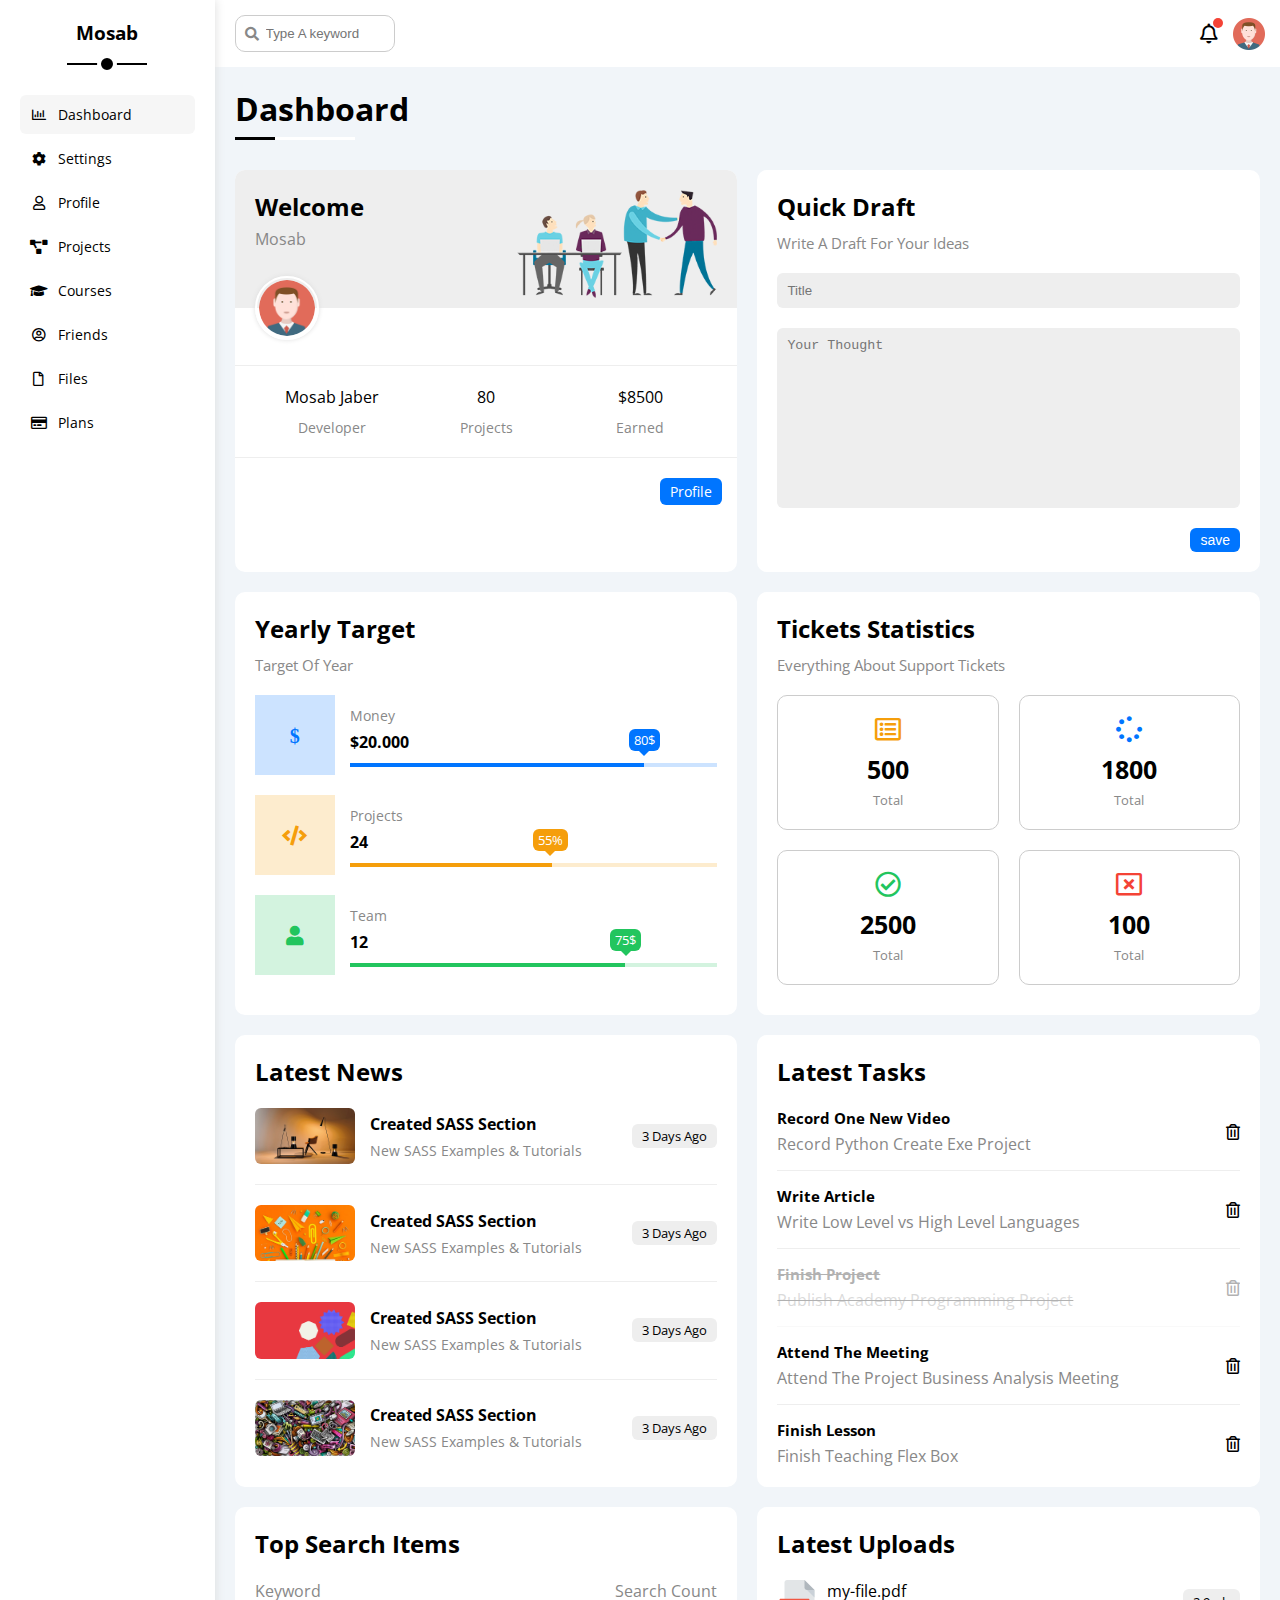
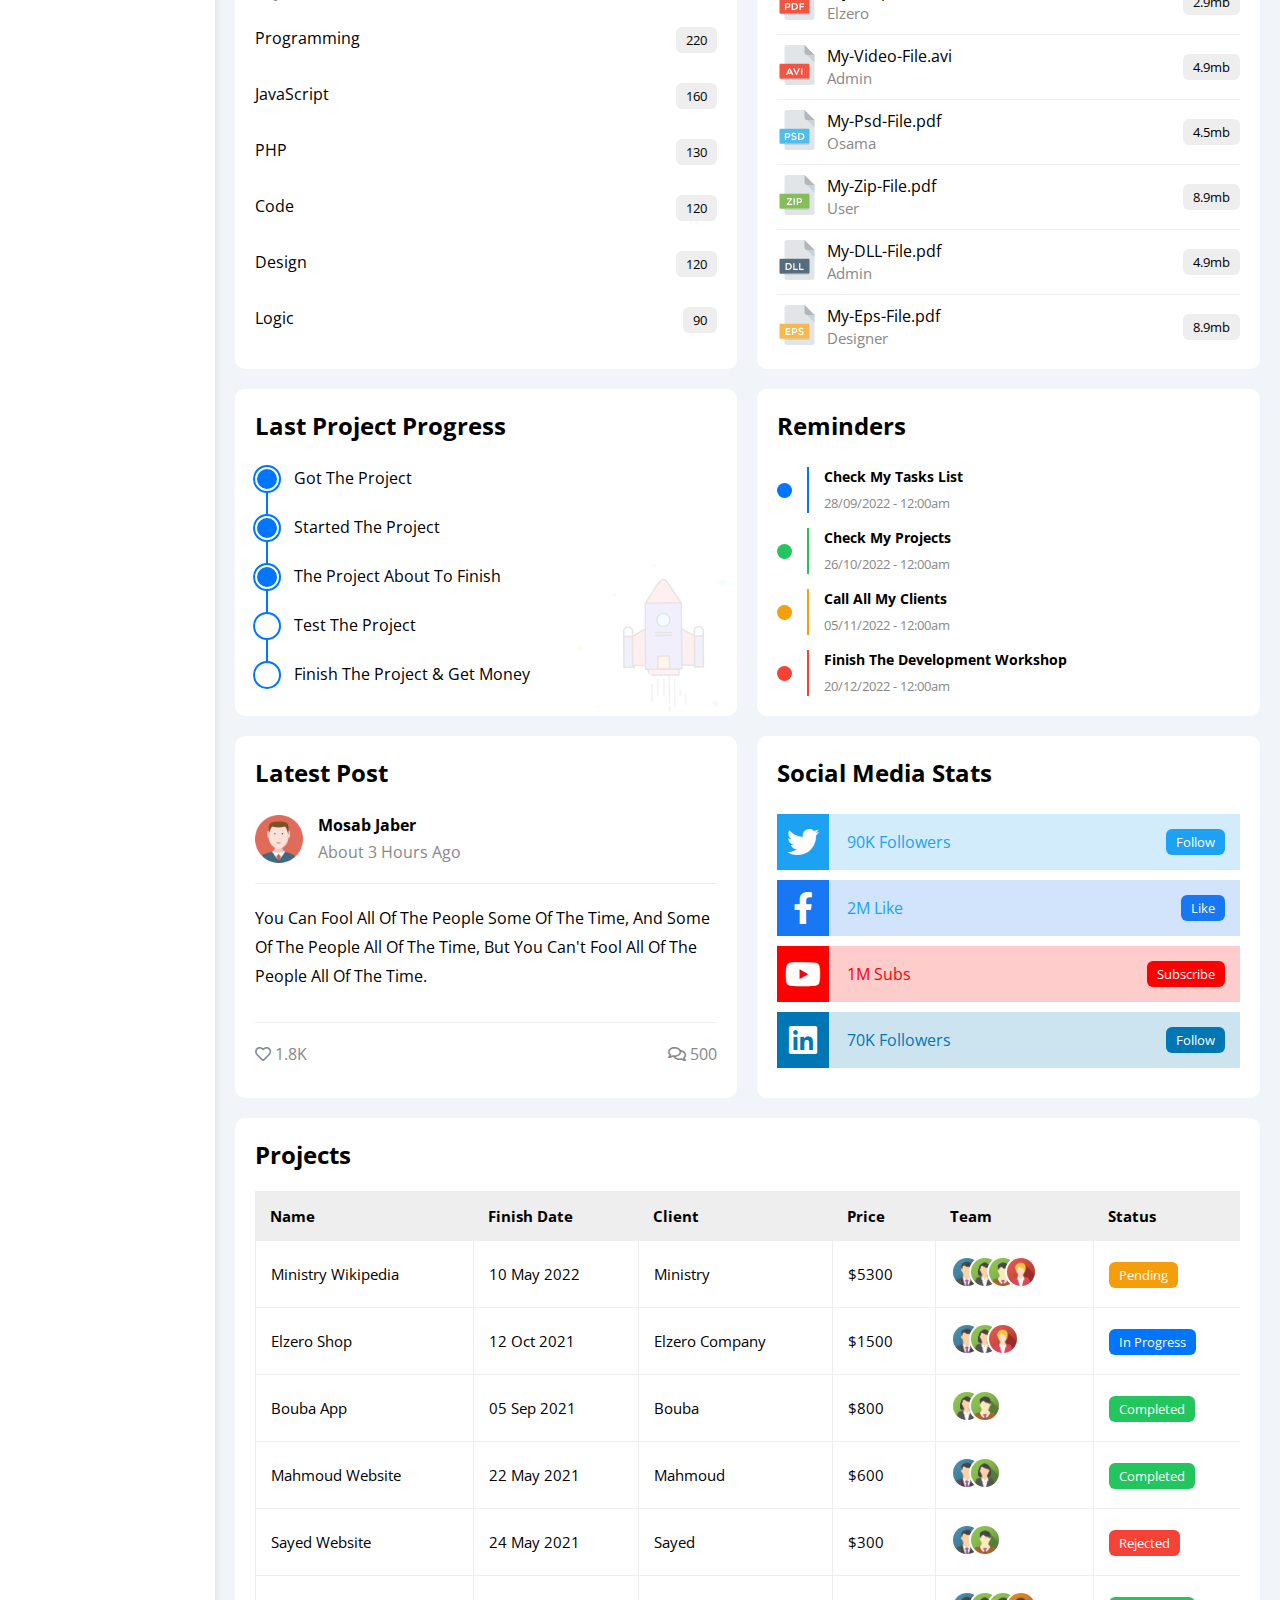
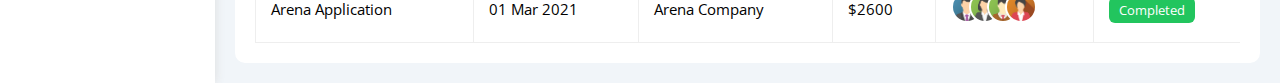
<file: index.html>
<!DOCTYPE html>
<html lang="en">
<head>
    <meta charset="UTF-8">
    <meta name="viewport" content="width=device-width, initial-scale=1.0">
      <!-- awesome -->
      <link rel="stylesheet" href="css/all.min.css">
    <!-- my framework -->
    <link rel="stylesheet" href="css/framework.css">
    <!-- css file -->
    <link rel="stylesheet" href="css/master.css">
    <link rel="preconnect" href="https://fonts.googleapis.com">
<link rel="preconnect" href="https://fonts.gstatic.com" crossorigin>
<link href="https://fonts.googleapis.com/css2?family=Open+Sans:wght@300;500&display=swap" rel="stylesheet">
    <title>My Dashboard</title>
</head>
<body>
<div class="page d-flex">
<!-- start sidebar -->
<div class="sidebar bg-white p-20 p-relative">
<h3 class="p-relative txt-c mt-0">Mosab</h3>
<ul>
<li>
<a class="active d-flex align-center-flex fs-14 c-black rad-6 p-10" href="index.html">
<i class="fa-regular fa-chart-bar fa-fw"></i>
<span>Dashboard</span>
</a>
</li>
<li>
<a class="d-flex align-center-flex fs-14 c-black rad-6 p-10" href="settings.html">
<i class="fa-solid fa-gear fa-fw"></i>
<span>Settings</span>
</a>
</li>
<li>
<a class="d-flex align-center-flex fs-14 c-black rad-6 p-10" href="profile.html">
<i class="fa-regular fa-user fa-fw"></i>
<span>Profile</span>
</a>
</li>
<li>
<a class="d-flex align-center-flex fs-14 c-black rad-6 p-10" href="projects.html">
<i class="fa-solid fa-diagram-project fa-fw"></i>
<span>Projects</span>
</a>
</li>
<li>
<a class="d-flex align-center-flex fs-14 c-black rad-6 p-10" href="courses.html">
<i class="fa-solid fa-graduation-cap fa-fw"></i>
<span>Courses</span>
</a>
</li>
<li>
<a class="d-flex align-center-flex fs-14 c-black rad-6 p-10" href="friends.html">
<i class="fa-regular fa-circle-user fa-fw"></i>
<span>Friends</span>
</a>
</li>
<li>
<a class="d-flex align-center-flex fs-14 c-black rad-6 p-10" href="files.html">
<i class="fa-regular fa-file fa-fw"></i>
<span>Files</span>
</a>
</li>
<li>
<a class="d-flex align-center-flex fs-14 c-black rad-6 p-10" href="plans.html">
<i class="fa-regular fa-credit-card fa-fw"></i>
<span>Plans</span>
</a>
</li>
</ul>
</div>
<!-- end sidebar -->
<div class="content w-full">
<!-- start head -->
<div class="head between-flex bg-white p-15">
<div class="search p-relative">
<input class="p-10 rad-10" type="search" placeholder="Type A keyword">
</div>
<div class="icons d-flex align-center-flex">
<span class="notification p-relative">
<i class="fa-regular fa-bell fa-lg"></i>
</span>
<img src="image/avatar.png" alt="">
</div>
</div>
<!-- end head -->
<h1 class="p-relative">Dashboard</h1>
<div class="wrapper d-grid gap-20">
<!-- start welcome -->
<div class="welcome bg-white rad-10 block-mobile txt-c-mobile">
<div class="intro p-20 d-flex space-between bg-eee">
<div>
    <h2 class="m-0">Welcome</h2>
    <p class="c-grey mt-5">Mosab</p>
</div>
<img src="image/welcome.png" class="hide-mobile">
</div>
<img src="image/avatar.png" class="avatar">
<div class="body txt-c d-flex p-20 mt-20 mb-20 block-mobile">
<div>Mosab Jaber <span class="d-block c-grey fs-14 mt-10">Developer</span></div>
<div>80 <span class="d-block c-grey fs-14 mt-10">Projects</span></div>
<div>$8500 <span class="d-block c-grey fs-14 mt-10">Earned</span></div>
</div>
<a href="profile.html" class="visit d-block fs-14 bg-blue c-white w-fit btn-shape">Profile</a>
</div>
<!-- end welcome -->
<!-- start Quick Draft-->
<div class="quick-draft p-20 bg-white rad-10">
<h2 class="mt-0 mb-10">Quick Draft</h2>
<p class="mt-0 mb-20 c-grey fs-15">Write A Draft For Your Ideas</p>
<form>
<input class="d-block mb-20 w-full p-10 b-none bg-eee rad-6" type="text" placeholder="Title">
<textarea class="d-block mb-20 w-full p-10 b-none bg-eee rad-6" placeholder="Your Thought"></textarea>
<input class="save d-block b-none fs-14 bg-blue c-white w-fit btn-shape" type="submit" value="save">
</form>
</div>
<!-- end Quick Draft-->
<!-- start targets -->
<div class="targets p-20 bg-white rad-10">
<h2  class="mt-0 mb-10"> Yearly Target</h2>
<p class="mt-0 mb-20 c-grey fs-15">Target Of Year</p>
<div class="target-row mb-20 d-flex align-center-flex blue">
<div class="icon center-flex">
<i class="fa-solid fa-dollar-sign fa-lg c-blue"></i>
</div>
<div class="details">
<span class="fs-14 c-grey">Money</span>
<span class="d-block mt-5 mb-10 fw-bold">$20.000</span>
<div class="progress p-relative">
<span class="bg-blue blue" style="width: 80%">
<span class="bg-blue">80$</span></span>
</div>
</div>
</div>

<div class="target-row mb-20 d-flex align-center-flex orange">
<div class="icon center-flex">
<i class="fa-solid fa-code fa-lg c-orange"></i>
</div>
<div class="details">
<span class="fs-14 c-grey">Projects</span>
<span class="d-block mt-5 mb-10 fw-bold">24</span>
<div class="progress p-relative">
<span class="bg-orange orange" style="width: 55%">
<span class="bg-orange">55%</span></span>
</div>
</div>
</div>

<div class="target-row mb-20 d-flex align-center-flex green">
<div class="icon center-flex">
<i class="fa-solid fa-user fa-lg c-green"></i>
</div>
<div class="details">
<span class="fs-14 c-grey">Team</span>
<span class="d-block mt-5 mb-10 fw-bold">12</span>
<div class="progress p-relative">
<span class="bg-green green" style="width: 75%">
<span class="bg-green">75$</span></span>
</div>
</div>
</div>
</div>
<!-- end targets -->
<!-- start Tickets Statistics -->
<div class="tickets">
    <div class="info">
        <h2 class="mt-0 mb-10">Tickets Statistics</h2>
        <p class="mt-0 mb-20 c-grey fs-15">Everything About Support Tickets </p>
    </div>
    <div class="big">
        <div class="box">
            <i class="fa-regular fa-rectangle-list fa-2x mb-10 c-orange"></i>
            <span class="d-block fw-bold fs-25 mb-5">500</span>
            <span class="c-grey">Total</span>
        </div>
        <div class="box">
            <i class="fa-solid fa-spinner fa-2x mb-10 c-blue"></i>
            <span class="d-block fw-bold fs-25 mb-5">1800</span>
            <span class="c-grey">Total</span>
        </div>
        <div class="box">
            <i class="fa-regular fa-circle-check fa-2x mb-10 c-green"></i>
            <span class="d-block fw-bold fs-25 mb-5">2500</span>
            <span class="c-grey">Total</span>
        </div>
        <div class="box">
            <i class="fa-regular fa-rectangle-xmark fa-2x mb-10 c-red"></i>
            <span class="d-block fw-bold fs-25 mb-5">100</span>
            <span class="c-grey">Total</span>
        </div>
    </div>
</div>
<!-- end Tickets Statistics -->
<!-- start Latest News -->
<div class="news">
    <h2>Latest News</h2>
    <div class="box">
        <img src="image/news-01.png">
        <div class="info">
            <h3>Created SASS Section</h3>
            <p>New SASS Examples & Tutorials</p>
        </div>
        <span>3 Days Ago</span>
    </div>
    <div class="box">
        <img src="image/news-02.png">
        <div class="info">
            <h3>Created SASS Section</h3>
            <p>New SASS Examples & Tutorials</p>
        </div>
        <span>3 Days Ago</span>
    </div>
    <div class="box">
        <img src="image/news-03.png">
        <div class="info">
            <h3>Created SASS Section</h3>
            <p>New SASS Examples & Tutorials</p>
        </div>
        <span>3 Days Ago</span>
    </div>
    <div class="box">
        <img src="image/news-04.png">
        <div class="info">
            <h3>Created SASS Section</h3>
            <p>New SASS Examples & Tutorials</p>
        </div>
        <span>3 Days Ago</span>
    </div>
</div>
<!-- end Latest News -->
<!-- start Latest Tasks -->
<div class="Tasks bg-white p-20 rad-10">
<h2 class="mt-0 mb-20">Latest Tasks</h2>
<div class="box">
<div class="info">
<h3 class="mt-0 mb-5 fs-15">Record One New Video</h3>
<p class="m-0 c-grey">Record Python Create Exe Project</p>
</div>
<i class="fa-regular fa-trash-can delete"></i>
</div>
<div class="box">
    <div class="info">
    <h3 class="mt-0 mb-5 fs-15">Write Article</h3>
    <p class="m-0 c-grey">Write Low Level vs High Level Languages</p>
</div>
    <i class="fa-regular fa-trash-can delete"></i>
</div>
<div class="box">
    <div class="info">
    <h3 class="mt-0 mb-5 fs-15">Finish Project</h3>
    <p class="m-0 c-grey">Publish Academy Programming Project</p>
</div>
    <i class="fa-regular fa-trash-can delete"></i>
</div>
<div class="box">
    <div class="info">
    <h3 class="mt-0 mb-5 fs-15">Attend The Meeting</h3>
    <p class="m-0 c-grey">Attend The Project Business Analysis Meeting</p>
</div>
    <i class="fa-regular fa-trash-can delete"></i>
</div>
<div class="box">
    <div class="info">
    <h3 class="mt-0 mb-5 fs-15">Finish Lesson</h3>
    <p class="m-0 c-grey">Finish Teaching Flex Box</p>
</div>
    <i class="fa-regular fa-trash-can delete"></i>
</div>
</div>
<!-- end Latest Tasks -->
<!-- start Search  -->
<div class="Search bg-white p-20 rad-10">
    <h2 class="mt-0 mb-20">Top Search Items</h2>
    <div class="items d-flex space-between c-grey mb-10">
        <div>Keyword</div>
        <div>Search Count</div>
    </div>
<div class="lang">
    <span>Programming </span>
    <span>220</span>
</div>
<div class="lang">
    <span>JavaScript </span>
    <span>160</span>
</div>
<div class="lang">
    <span>PHP </span>
    <span>130</span>
</div>
<div class="lang">
    <span>Code </span>
    <span>120</span>
</div>
<div class="lang">
    <span>Design </span>
    <span>120</span>
</div>
<div class="lang">
    <span>Logic </span>
    <span>90</span>
</div>
</div>
<!-- end Search  -->
<!-- start Uploads -->
<div class="latest-uploads p-20 bg-white rad-10">
<h2 class="mt-0 mb-20">Latest Uploads</h2>
<ul class="m-0">
<li class="between-flex pb-10 mb-10">
<div class="d-flex align-center">
<img decoding="async" class="mr-10" src="image/pdf.svg" alt="" />
<div>
<span class="d-block">my-file.pdf</span>
<span class="fs-15 c-grey">Elzero</span>
</div>
</div>
<div class="bg-eee btn-shape fs-13">2.9mb</div>
</li>
<li class="between-flex pb-10 mb-10">
<div class="d-flex align-center">
<img decoding="async" class="mr-10" src="image/avi.svg" alt="" />
<div>
<span class="d-block">My-Video-File.avi</span>
<span class="fs-15 c-grey">Admin</span>
</div>
</div>
<div class="bg-eee btn-shape fs-13">4.9mb</div>
</li>
<li class="between-flex pb-10 mb-10">
<div class="d-flex align-center">
<img decoding="async" class="mr-10" src="image/psd.svg" alt="" />
<div>
<span class="d-block">My-Psd-File.pdf</span>
<span class="fs-15 c-grey">Osama</span>
</div>
</div>
<div class="bg-eee btn-shape fs-13">4.5mb</div>
</li>
<li class="between-flex pb-10 mb-10">
<div class="d-flex align-center">
<img decoding="async" class="mr-10" src="image/zip.svg" alt="" />
<div>
<span class="d-block">My-Zip-File.pdf</span>
<span class="fs-15 c-grey">User</span>
</div>
</div>
<div class="bg-eee btn-shape fs-13">8.9mb</div>
</li>
<li class="between-flex pb-10 mb-10">
<div class="d-flex align-center">
<img decoding="async" class="mr-10" src="image/dll.svg" alt="" />
<div>
<span class="d-block">My-DLL-File.pdf</span>
<span class="fs-15 c-grey">Admin</span>
</div>
</div>
<div class="bg-eee btn-shape fs-13">4.9mb</div>
</li>
<li class="between-flex">
<div class="d-flex align-center">
<img decoding="async" class="mr-10" src="image/eps.svg" alt="" />
<div>
<span class="d-block">My-Eps-File.pdf</span>
<span class="fs-15 c-grey">Designer</span>
</div>
</div>
<div class="bg-eee btn-shape fs-13">8.9mb</div>
</li>
</ul>
</div>
<!-- end Uploads -->
<!-- start last-project -->
<div class="last-project p-20 bg-white rad-10 p-relative">
<h2 class="mt-0 mb-20">Last Project Progress</h2>
<ul class="m-0 p-relative">
<li class="mt-25 d-flex align-center done">Got The Project</li>
<li class="mt-25 d-flex align-center done">Started The Project</li>
<li class="mt-25 d-flex align-center done">The Project About To Finish</li>
<li class="mt-25 d-flex align-center current">Test The Project</li>
<li class="mt-25 d-flex align-center">Finish The Project & Get Money</li>
</ul>
<img decoding="async" class="launch-icon hide-mobile" src="image/project.png" alt="" />
</div>
<!-- end last-project -->
<!-- start Reminders -->
<div class="reminders p-20 bg-white rad-10 p-relative">
<h2 class="mt-0 mb-25">Reminders</h2>
<ul class="m-0">
<li class="d-flex align-center-flex mt-15">
<span class="key bg-blue mr-15 d-block rad-half"></span>
<div class="pl-15 blue">
<p class="fs-14 fw-bold mt-0 mb-5">Check My Tasks List</p>
<span class="fs-13 c-grey">28/09/2022 - 12:00am</span>
</div>
</li>
<li class="d-flex align-center-flex mt-15">
<span class="key bg-green mr-15 d-block rad-half"></span>
<div class="pl-15 green">
<p class="fs-14 fw-bold mt-0 mb-5">Check My Projects</p>
<span class="fs-13 c-grey">26/10/2022 - 12:00am</span>
</div>
</li>
<li class="d-flex align-center-flex mt-15">
<span class="key bg-orange mr-15 d-block rad-half"></span>
<div class="pl-15 orange">
<p class="fs-14 fw-bold mt-0 mb-5">Call All My Clients</p>
<span class="fs-13 c-grey">05/11/2022 - 12:00am</span>
</div>
</li>
<li class="d-flex align-center-flex mt-15">
<span class="key bg-red mr-15 d-block rad-half"></span>
<div class="pl-15 red">
<p class="fs-14 fw-bold mt-0 mb-5">Finish The Development Workshop</p>
<span class="fs-13 c-grey">20/12/2022 - 12:00am</span>
</div>
</li>
</ul>
</div>
<!-- end Reminders -->
<!-- start Latest Post -->
<div class="latest-post p-20 bg-white rad-10 p-relative">
<h2 class="mt-0 mb-25">Latest Post</h2>
<div class="top d-flex align-center-flex">
<img decoding="async" class="avatar mr-15" src="image/avatar.png" alt="" />
<div class="info">
<span class="d-block mb-5 fw-bold">Mosab Jaber</span>
<span class="c-grey">About 3 Hours Ago</span>
</div>
</div>
<div class="post-content txt-c-mobile pt-20 pb-20 mt-20 mb-20">
You can fool all of the people some of the time, and some of the people all of the time, but you can't
fool all of the people all of the time.
</div>
<div class="post-stats between-flex c-grey">
<div>
<i class="fa-regular fa-heart"></i>
<span>1.8K</span>
</div>
<div>
<i class="fa-regular fa-comments"></i>
<span>500</span>
</div>
</div>
</div>
<!-- end Latest Post -->
<!-- start Social Media -->
<div class="social-media p-20 bg-white rad-10 p-relative">
<h2 class="mt-0 mb-25">Social Media Stats</h2>
<div class="box twitter p-15 p-relative mb-10 between-flex">
<i class="fa-brands fa-twitter fa-2x c-white h-full center-flex"></i>
<span>90K Followers</span>
<a class="fs-13 c-white btn-shape" href="#">Follow</a>
</div>

<div class="box facebook p-15 p-relative mb-10 between-flex">
<i class="fa-brands fa-facebook-f fa-2x c-white h-full center-flex"></i>
<span>2M Like</span>
<a class="fs-13 c-white btn-shape" href="#">Like</a>
</div>
<div class="box youtube p-15 p-relative mb-10 between-flex">
<i class="fa-brands fa-youtube fa-2x c-white h-full center-flex"></i>
<span>1M Subs</span>
<a class="fs-13 c-white btn-shape" href="#">Subscribe</a>
</div>
<div class="box linkedin p-15 p-relative mb-10 between-flex">
<i class="fa-brands fa-linkedin fa-2x c-white h-full center-flex"></i>
<span>70K Followers</span>
<a class="fs-13 c-white btn-shape" href="#">Follow</a>
</div>
</div>
<!-- end Social Media -->
</div>
<!-- Start Projects Table -->
<div class="projects p-20 bg-white rad-10 m-20">
    <h2 class="mt-0 mb-20">Projects</h2>
    <div class="responsive-table">
    <table class="fs-15 w-full">
    <thead>
    <tr>
    <td>Name</td>
    <td>Finish Date</td>
    <td>Client</td>
    <td>Price</td>
    <td>Team</td>
    <td>Status</td>
    </tr>
    </thead>
    <tbody>
    <tr>
    <td>Ministry Wikipedia</td>
    <td>10 May 2022</td>
    <td>Ministry</td>
    <td>$5300</td>
    <td>
    <img decoding="async" src="image/team-01.png" alt="" />
    <img decoding="async" src="image/team-02.png" alt="" />
    <img decoding="async" src="image/team-03.png" alt="" />
    <img decoding="async" src="image/team-05.png" alt="" />
    </td>
    <td>
    <span class="label btn-shape bg-orange c-white">Pending</span>
    </td>
    </tr>
    <tr>
    <td>Elzero Shop</td>
    <td>12 Oct 2021</td>
    <td>Elzero Company</td>
    <td>$1500</td>
    <td>
    <img decoding="async" src="image/team-01.png" alt="" />
    <img decoding="async" src="image/team-02.png" alt="" />
    <img decoding="async" src="image/team-05.png" alt="" />
    </td>
    <td><span class="label btn-shape bg-blue c-white">In Progress</span></td>
    </tr>
    <tr>
    <td>Bouba App</td>
    <td>05 Sep 2021</td>
    <td>Bouba</td>
    <td>$800</td>
    <td>
    <img decoding="async" src="image/team-02.png" alt="" />
    <img decoding="async" src="image/team-03.png" alt="" />
    </td>
    <td><span class="label btn-shape bg-green c-white">Completed</span></td>
    </tr>
    <tr>
    <td>Mahmoud Website</td>
    <td>22 May 2021</td>
    <td>Mahmoud</td>
    <td>$600</td>
    <td>
    <img decoding="async" src="image/team-01.png" alt="" />
    <img decoding="async" src="image/team-02.png" alt="" />
    </td>
    <td><span class="label btn-shape bg-green c-white">Completed</span></td>
    </tr>
    <tr>
    <td>Sayed Website</td>
    <td>24 May 2021</td>
    <td>Sayed</td>
    <td>$300</td>
    <td>
    <img decoding="async" src="image/team-01.png" alt="" />
    <img decoding="async" src="image/team-03.png" alt="" />
    </td>
    <td><span class="label btn-shape bg-red c-white">Rejected</span></td>
    </tr>
    <tr>
    <td>Arena Application</td>
    <td>01 Mar 2021</td>
    <td>Arena Company</td>
    <td>$2600</td>
    <td>
    <img decoding="async" src="image/team-01.png" alt="" />
    <img decoding="async" src="image/team-02.png" alt="" />
    <img decoding="async" src="image/team-03.png" alt="" />
    <img decoding="async" src="image/team-04.png" alt="" />
    </td>
    <td><span class="label btn-shape bg-green c-white">Completed</span></td>
    </tr>
    </tbody>
    </table>
    </div>
    </div>
    <!-- end Projects Table -->
</div>
</div>
</body>
</html>
</file>
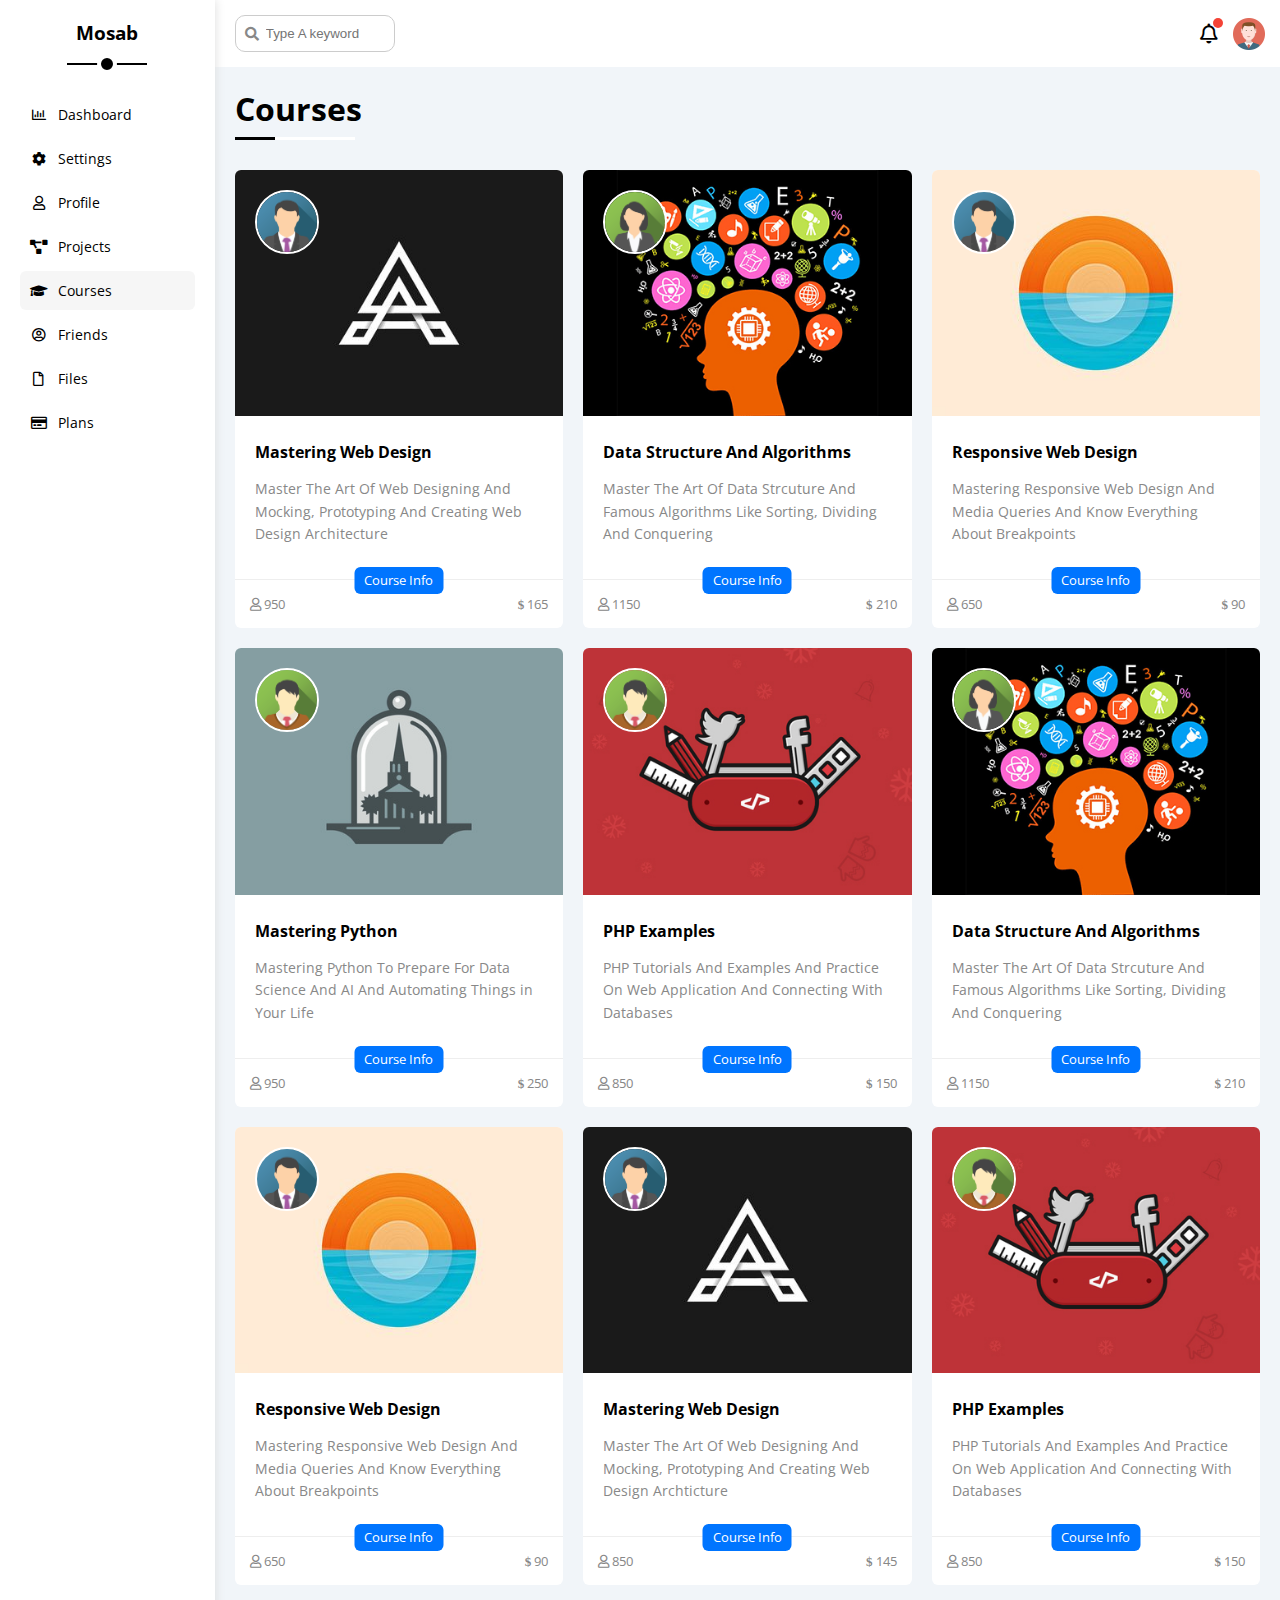
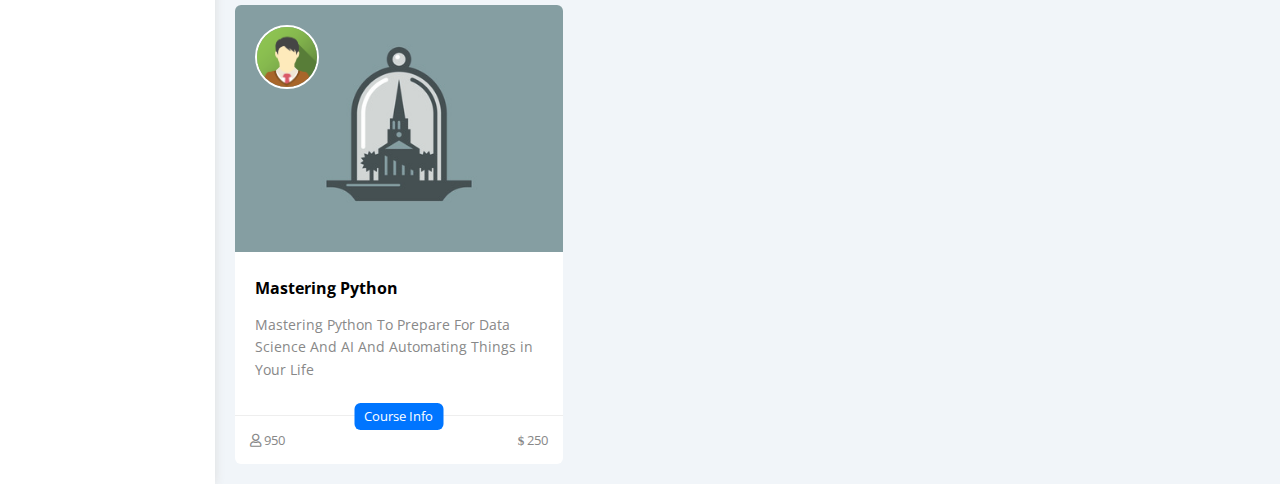
<file: courses.html>
<!DOCTYPE html>
<html lang="en">
<head>
    <meta charset="UTF-8">
    <meta name="viewport" content="width=device-width, initial-scale=1.0">
      <!-- awesome -->
      <link rel="stylesheet" href="css/all.min.css">
    <!-- my framework -->
    <link rel="stylesheet" href="css/framework.css">
    <!-- css file -->
    <link rel="stylesheet" href="css/master.css">
    <link rel="preconnect" href="https://fonts.googleapis.com">
<link rel="preconnect" href="https://fonts.gstatic.com" crossorigin>
<link href="https://fonts.googleapis.com/css2?family=Open+Sans:wght@300;500&display=swap" rel="stylesheet">
    <title>courses</title>
</head>
<body>
<div class="page d-flex">
<!-- start sidebar -->
<div class="sidebar bg-white p-20 p-relative">
<h3 class="p-relative txt-c mt-0">Mosab</h3>
<ul>
<li>
<a class="d-flex align-center-flex fs-14 c-black rad-6 p-10" href="index.html">
<i class="fa-regular fa-chart-bar fa-fw"></i>
<span>Dashboard</span>
</a>
</li>
<li>
<a class="d-flex align-center-flex fs-14 c-black rad-6 p-10" href="settings.html">
<i class="fa-solid fa-gear fa-fw"></i>
<span>Settings</span>
</a>
</li>
<li>
<a class="d-flex align-center-flex fs-14 c-black rad-6 p-10" href="profile.html">
<i class="fa-regular fa-user fa-fw"></i>
<span>Profile</span>
</a>
</li>
<li>
<a class="d-flex align-center-flex fs-14 c-black rad-6 p-10" href="projects.html">
<i class="fa-solid fa-diagram-project fa-fw"></i>
<span>Projects</span>
</a>
</li>
<li>
<a class="active active d-flex align-center-flex fs-14 c-black rad-6 p-10" href="courses.html">
<i class="fa-solid fa-graduation-cap fa-fw"></i>
<span>Courses</span>
</a>
</li>
<li>
<a class="d-flex align-center-flex fs-14 c-black rad-6 p-10" href="friends.html">
<i class="fa-regular fa-circle-user fa-fw"></i>
<span>Friends</span>
</a>
</li>
<li>
<a class="d-flex align-center-flex fs-14 c-black rad-6 p-10" href="files.html">
<i class="fa-regular fa-file fa-fw"></i>
<span>Files</span>
</a>
</li>
<li>
<a class="d-flex align-center-flex fs-14 c-black rad-6 p-10" href="plans.html">
<i class="fa-regular fa-credit-card fa-fw"></i>
<span>Plans</span>
</a>
</li>
</ul>
</div>
<!-- end sidebar -->
<div class="content w-full">
<!-- start head -->
<div class="head between-flex bg-white p-15">
<div class="search p-relative">
<input class="p-10 rad-10" type="search" placeholder="Type A keyword">
</div>
<div class="icons d-flex align-center-flex">
<span class="notification p-relative">
<i class="fa-regular fa-bell fa-lg"></i>
</span>
<img src="image/avatar.png" alt="">
</div>
</div>
<!-- end head -->
<h1 class="p-relative">Courses</h1>
<div class="courses-page d-grid m-20 gap-20">
  <div class="course bg-white rad-6 p-relative">
    <img decoding="async" class="cover" src="image/course-01.jpg" alt="" />
    <img decoding="async" class="instructor" src="image/team-01.png" alt="" />
    <div class="p-20">
      <h4 class="m-0">Mastering Web Design</h4>
      <p class="description c-grey mt-15 fs-14">
        Master The Art Of Web Designing And Mocking, Prototyping And Creating Web Design Architecture
      </p>
    </div>
    <div class="info p-15 p-relative between-flex">
      <span class="title bg-blue c-white btn-shape">Course Info</span>
      <span class="c-grey">
        <i class="fa-regular fa-user"></i>
        950
      </span>
      <span class="c-grey">
        <i class="fa-solid fa-dollar-sign"></i>
        165
      </span>
    </div>
  </div>
  <div class="course bg-white rad-6 p-relative">
    <img decoding="async" class="cover" src="image/course-02.jpg" alt="" />
    <img decoding="async" class="instructor" src="image/team-02.png" alt="" />
    <div class="p-20">
      <h4 class="m-0">Data Structure And Algorithms</h4>
      <p class="description c-grey mt-15 fs-14">
        Master The Art Of Data Strcuture And Famous Algorithms Like Sorting, Dividing And Conquering
      </p>
    </div>
    <div class="info p-15 p-relative between-flex">
      <span class="title bg-blue c-white btn-shape">Course Info</span>
      <span class="c-grey"> <i class="fa-regular fa-user"></i> 1150</span>
      <span class="c-grey"><i class="fa-solid fa-dollar-sign"></i> 210</span>
    </div>
  </div>
  <div class="course bg-white rad-6 p-relative">
    <img decoding="async" class="cover" src="image/course-03.jpg" alt="" />
    <img decoding="async" class="instructor" src="image/team-01.png" alt="" />
    <div class="p-20">
      <h4 class="m-0">Responsive Web Design</h4>
      <p class="description c-grey mt-15 fs-14">
        Mastering Responsive Web Design And Media Queries And Know Everything About Breakpoints
      </p>
    </div>
    <div class="info p-15 p-relative between-flex">
      <span class="title bg-blue c-white btn-shape">Course Info</span>
      <span class="c-grey"> <i class="fa-regular fa-user"></i> 650</span>
      <span class="c-grey"><i class="fa-solid fa-dollar-sign"></i> 90</span>
    </div>
  </div>
  <div class="course bg-white rad-6 p-relative">
    <img decoding="async" class="cover" src="image/course-04.jpg" alt="" />
    <img decoding="async" class="instructor" src="image/team-03.png" alt="" />
    <div class="p-20">
      <h4 class="m-0">Mastering Python</h4>
      <p class="description c-grey mt-15 fs-14">
        Mastering Python To Prepare For Data Science And AI And Automating Things in Your Life
      </p>
    </div>
    <div class="info p-15 p-relative between-flex">
      <span class="title bg-blue c-white btn-shape">Course Info</span>
      <span class="c-grey"> <i class="fa-regular fa-user"></i> 950</span>
      <span class="c-grey"><i class="fa-solid fa-dollar-sign"></i> 250</span>
    </div>
  </div>
  <div class="course bg-white rad-6 p-relative">
    <img decoding="async" class="cover" src="image/course-05.jpg" alt="" />
    <img decoding="async" class="instructor" src="image/team-03.png" alt="" />
    <div class="p-20">
      <h4 class="m-0">PHP Examples</h4>
      <p class="description c-grey mt-15 fs-14">
        PHP Tutorials And Examples And Practice On Web Application And Connecting With Databases
      </p>
    </div>
    <div class="info p-15 p-relative between-flex">
      <span class="title bg-blue c-white btn-shape">Course Info</span>
      <span class="c-grey"> <i class="fa-regular fa-user"></i> 850</span>
      <span class="c-grey"><i class="fa-solid fa-dollar-sign"></i> 150</span>
    </div>
  </div>
  <div class="course bg-white rad-6 p-relative">
    <img decoding="async" class="cover" src="image/course-02.jpg" alt="" />
    <img decoding="async" class="instructor" src="image/team-02.png" alt="" />
    <div class="p-20">
      <h4 class="m-0">Data Structure And Algorithms</h4>
      <p class="description c-grey mt-15 fs-14">
        Master The Art Of Data Strcuture And Famous Algorithms Like Sorting, Dividing And Conquering
      </p>
    </div>
    <div class="info p-15 p-relative between-flex">
      <span class="title bg-blue c-white btn-shape">Course Info</span>
      <span class="c-grey"> <i class="fa-regular fa-user"></i> 1150</span>
      <span class="c-grey"><i class="fa-solid fa-dollar-sign"></i> 210</span>
    </div>
  </div>
  <div class="course bg-white rad-6 p-relative">
    <img decoding="async" class="cover" src="image/course-03.jpg" alt="" />
    <img decoding="async" class="instructor" src="image/team-01.png" alt="" />
    <div class="p-20">
      <h4 class="m-0">Responsive Web Design</h4>
      <p class="description c-grey mt-15 fs-14">
        Mastering Responsive Web Design And Media Queries And Know Everything About Breakpoints
      </p>
    </div>
    <div class="info p-15 p-relative between-flex">
      <span class="title bg-blue c-white btn-shape">Course Info</span>
      <span class="c-grey"> <i class="fa-regular fa-user"></i> 650</span>
      <span class="c-grey"><i class="fa-solid fa-dollar-sign"></i> 90</span>
    </div>
  </div>
  <div class="course bg-white rad-6 p-relative">
    <img decoding="async" class="cover" src="image/course-01.jpg" alt="" />
    <img decoding="async" class="instructor" src="image/team-01.png" alt="" />
    <div class="p-20">
      <h4 class="m-0">Mastering Web Design</h4>
      <p class="description c-grey mt-15 fs-14">
        Master The Art Of Web Designing And Mocking, Prototyping And Creating Web Design Archticture
      </p>
    </div>
    <div class="info p-15 p-relative between-flex">
      <span class="title bg-blue c-white btn-shape">Course Info</span>
      <span class="c-grey"> <i class="fa-regular fa-user"></i> 850</span>
      <span class="c-grey"><i class="fa-solid fa-dollar-sign"></i> 145</span>
    </div>
  </div>
  <div class="course bg-white rad-6 p-relative">
    <img decoding="async" class="cover" src="image/course-05.jpg" alt="" />
    <img decoding="async" class="instructor" src="image/team-03.png" alt="" />
    <div class="p-20">
      <h4 class="m-0">PHP Examples</h4>
      <p class="description c-grey mt-15 fs-14">
        PHP Tutorials And Examples And Practice On Web Application And Connecting With Databases
      </p>
    </div>
    <div class="info p-15 p-relative between-flex">
      <span class="title bg-blue c-white btn-shape">Course Info</span>
      <span class="c-grey"> <i class="fa-regular fa-user"></i> 850</span>
      <span class="c-grey"><i class="fa-solid fa-dollar-sign"></i> 150</span>
    </div>
  </div>
  <div class="course bg-white rad-6 p-relative">
    <img decoding="async" class="cover" src="image/course-04.jpg" alt="" />
    <img decoding="async" class="instructor" src="image/team-03.png" alt="" />
    <div class="p-20">
      <h4 class="m-0">Mastering Python</h4>
      <p class="description c-grey mt-15 fs-14">
        Mastering Python To Prepare For Data Science And AI And Automating Things in Your Life
      </p>
    </div>
    <div class="info p-15 p-relative between-flex">
      <span class="title bg-blue c-white btn-shape">Course Info</span>
      <span class="c-grey"> <i class="fa-regular fa-user"></i> 950</span>
      <span class="c-grey"><i class="fa-solid fa-dollar-sign"></i> 250</span>
    </div>
  </div>

</div>
</div>
</div>
</body>
</html>
</file>
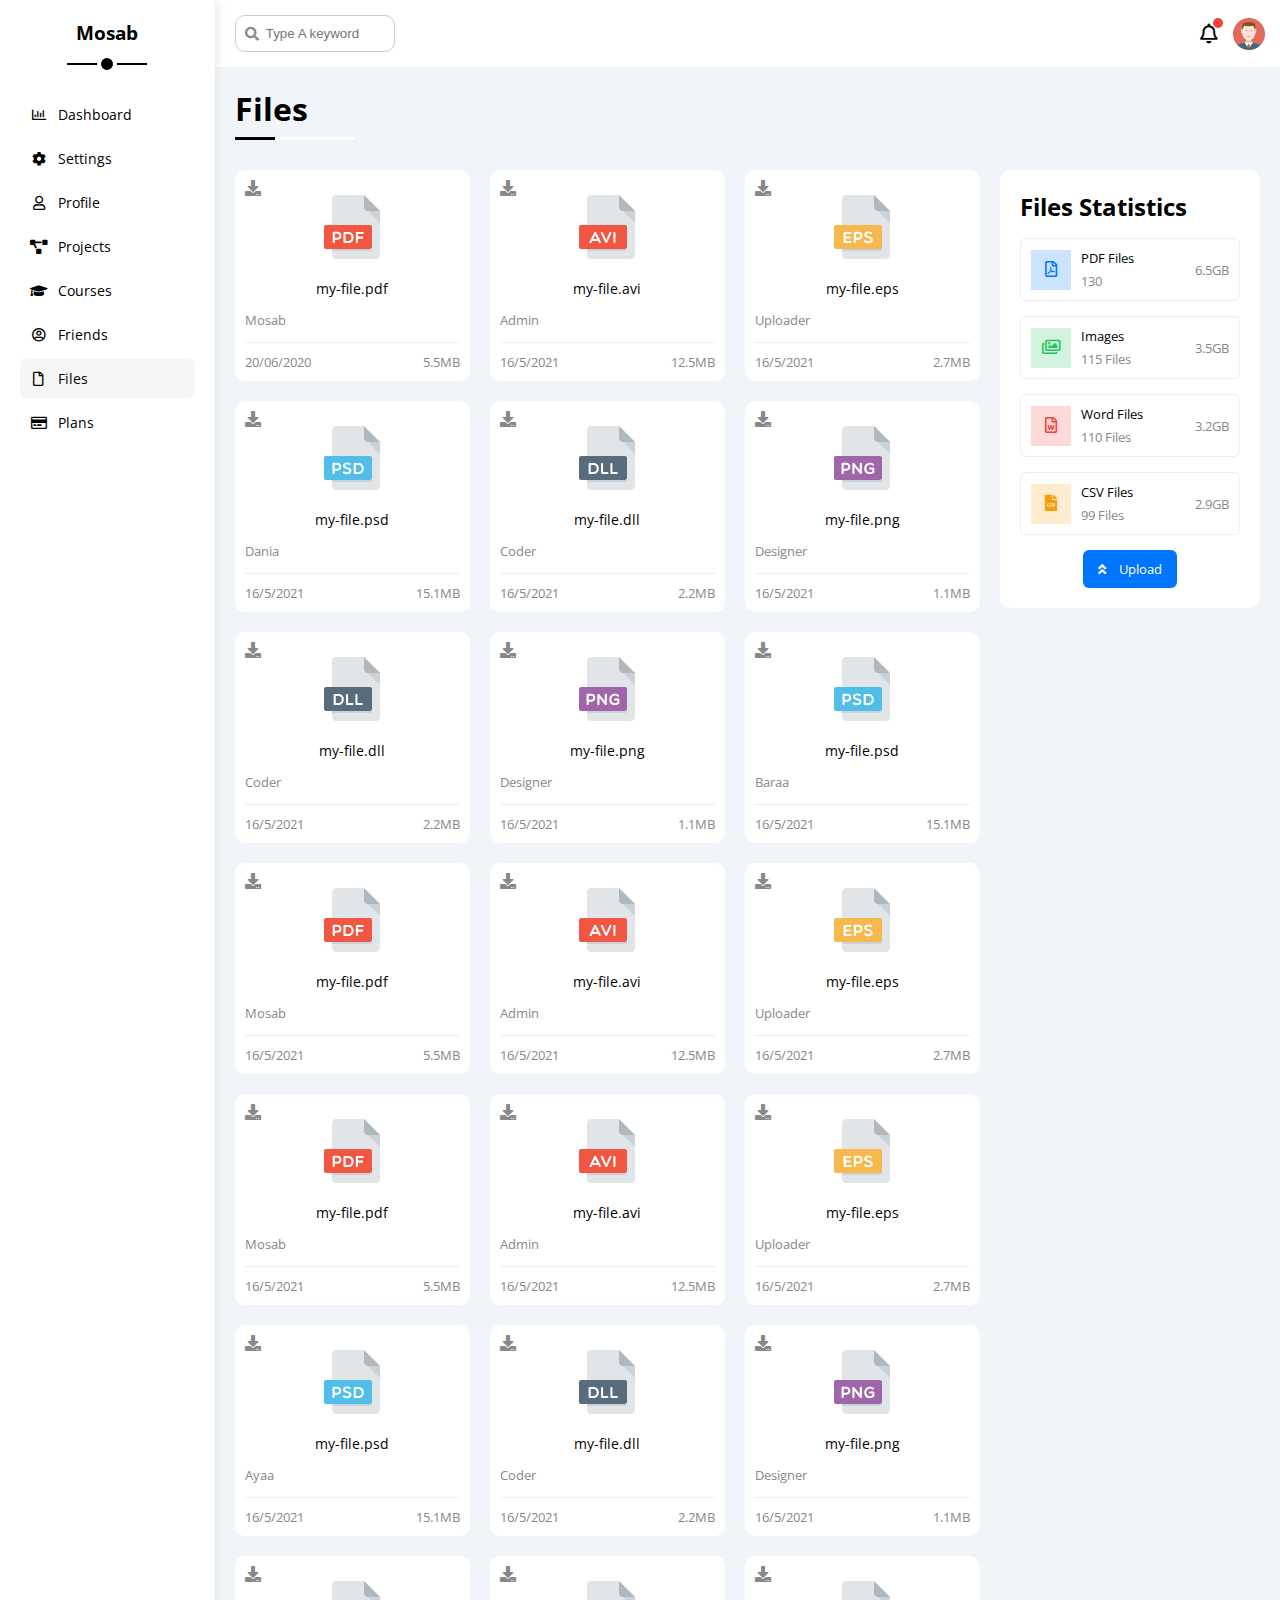
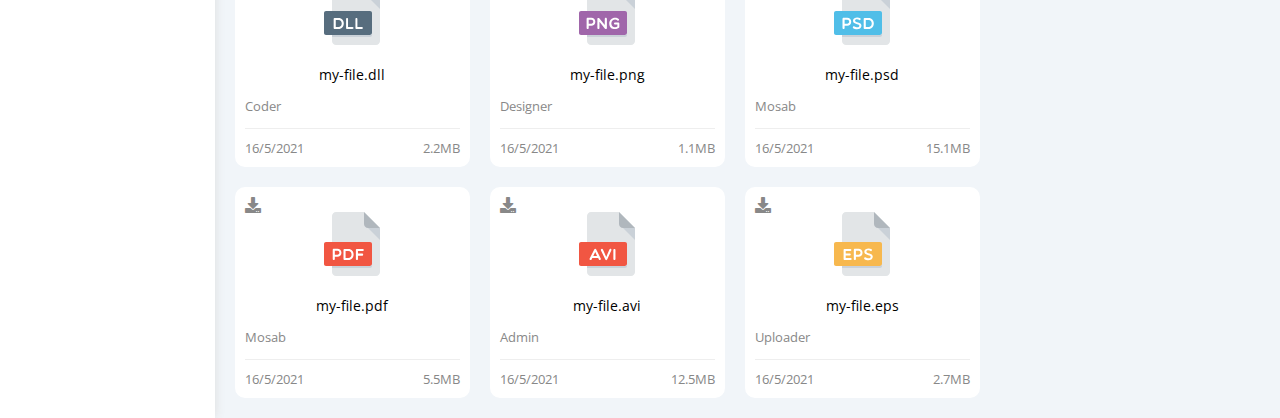
<file: files.html>
<!DOCTYPE html>
<html lang="en">
<head>
    <meta charset="UTF-8">
    <meta name="viewport" content="width=device-width, initial-scale=1.0">
      <!-- awesome -->
      <link rel="stylesheet" href="css/all.min.css">
    <!-- my framework -->
    <link rel="stylesheet" href="css/framework.css">
    <!-- css file -->
    <link rel="stylesheet" href="css/master.css">
    <link rel="preconnect" href="https://fonts.googleapis.com">
<link rel="preconnect" href="https://fonts.gstatic.com" crossorigin>
<link href="https://fonts.googleapis.com/css2?family=Open+Sans:wght@300;500&display=swap" rel="stylesheet">
    <title>Files</title>
</head>
<body>
<div class="page d-flex">
<!-- start sidebar -->
<div class="sidebar bg-white p-20 p-relative">
<h3 class="p-relative txt-c mt-0">Mosab</h3>
<ul>
<li>
<a class="d-flex align-center-flex fs-14 c-black rad-6 p-10" href="index.html">
<i class="fa-regular fa-chart-bar fa-fw"></i>
<span>Dashboard</span>
</a>
</li>
<li>
<a class="d-flex align-center-flex fs-14 c-black rad-6 p-10" href="settings.html">
<i class="fa-solid fa-gear fa-fw"></i>
<span>Settings</span>
</a>
</li>
<li>
<a class="d-flex align-center-flex fs-14 c-black rad-6 p-10" href="profile.html">
<i class="fa-regular fa-user fa-fw"></i>
<span>Profile</span>
</a>
</li>
<li>
<a class="d-flex align-center-flex fs-14 c-black rad-6 p-10" href="projects.html">
<i class="fa-solid fa-diagram-project fa-fw"></i>
<span>Projects</span>
</a>
</li>
<li>
<a class="d-flex align-center-flex fs-14 c-black rad-6 p-10" href="courses.html">
<i class="fa-solid fa-graduation-cap fa-fw"></i>
<span>Courses</span>
</a>
</li>
<li>
<a class="d-flex align-center-flex fs-14 c-black rad-6 p-10" href="friends.html">
<i class="fa-regular fa-circle-user fa-fw"></i>
<span>Friends</span>
</a>
</li>
<li>
<a class="active d-flex align-center-flex fs-14 c-black rad-6 p-10" href="files.html">
<i class="fa-regular fa-file fa-fw"></i>
<span>Files</span>
</a>
</li>
<li>
<a class="d-flex align-center-flex fs-14 c-black rad-6 p-10" href="plans.html">
<i class="fa-regular fa-credit-card fa-fw"></i>
<span>Plans</span>
</a>
</li>
</ul>
</div>
<!-- end sidebar -->
<div class="content w-full">
<!-- start head -->
<div class="head between-flex bg-white p-15">
<div class="search p-relative">
<input class="p-10 rad-10" type="search" placeholder="Type A keyword">
</div>
<div class="icons d-flex align-center-flex">
<span class="notification p-relative">
<i class="fa-regular fa-bell fa-lg"></i>
</span>
<img src="image/avatar.png" alt="">
</div>
</div>
<!-- end head -->
<h1 class="p-relative">Files</h1>
<div class="files-page d-flex m-20 gap-20">
<div class="files-stats p-20 bg-white rad-10">
<h2 class="mt-0 mb-15 txt-c-mobile">Files Statistics</h2>
<div class="d-flex align-center-flex border-eee p-10 rad-6 mb-15 fs-13">
<i class="fa-regular fa-file-pdf fa-lg blue center-flex c-blue icon"></i>
<div class="info">
<span>PDF Files</span>
<span class="c-grey d-block mt-5">130</span>
</div>
<div class="size c-grey">6.5GB</div>
</div>
<div class="d-flex align-center-flex border-eee p-10 rad-6 mb-15 fs-13">
<i class="fa-regular fa-images fa-lg green center-flex c-green icon"></i>
<div class="info">
<span>Images</span>
<span class="c-grey d-block mt-5">115 Files</span>
</div>
<div class="size c-grey">3.5GB</div>
</div>
<div class="d-flex align-center-flex border-eee p-10 rad-6 mb-15 fs-13">
<i class="fa-regular fa-file-word fa-lg red center-flex c-red icon"></i>
<div class="info">
<span>Word Files</span>
<span class="c-grey d-block mt-5">110 Files</span>
</div>
<div class="size c-grey">3.2GB</div>
</div>
<div class="d-flex align-center-flex border-eee p-10 rad-6 fs-13">
<i class="fa-solid fa-file-csv fa-lg orange center-flex c-orange icon"></i>
<div class="info">
<span>CSV Files</span>
<span class="c-grey d-block mt-5">99 Files</span>
</div>
<div class="size c-grey">2.9GB</div>
</div>
<a class="upload bg-blue c-white fs-13 rad-6 d-block w-fit" href="#">
<i class="fa-solid fa-angles-up mr-10"></i>
Upload
</a>
</div>
<div class="files-content d-grid gap-20">
<div class="file bg-white p-10 rad-10">
<i class="fa-solid fa-download c-grey p-absolute"></i>
<div class="icon txt-c">
<img decoding="async" class="mt-15 mb-15" src="image/pdf.svg" alt="" />
</div>
<div class="txt-c mb-10 fs-14">my-file.pdf</div>
<p class="c-grey fs-13">Mosab</p>
<div class="info between-flex mt-10 pt-10 fs-13 c-grey">
<span>20/06/2020</span>
<span>5.5MB</span>
</div>
</div>
<div class="file bg-white p-10 rad-10">
<i class="fa-solid fa-download c-grey p-absolute"></i>
<div class="icon txt-c">
<img decoding="async" class="mt-15 mb-15" src="image/avi.svg" alt="" />
</div>
<div class="txt-c mb-10 fs-14">my-file.avi</div>
<p class="c-grey fs-13">Admin</p>
<div class="info between-flex mt-10 pt-10 fs-13 c-grey">
<span>16/5/2021</span>
<span>12.5MB</span>
</div>
</div>
<div class="file bg-white p-10 rad-10">
<i class="fa-solid fa-download c-grey p-absolute"></i>
<div class="icon txt-c">
<img decoding="async" class="mt-15 mb-15" src="image/eps.svg" alt="" />
</div>
<div class="txt-c mb-10 fs-14">my-file.eps</div>
<p class="c-grey fs-13">Uploader</p>
<div class="info between-flex mt-10 pt-10 fs-13 c-grey">
<span>16/5/2021</span>
<span>2.7MB</span>
</div>
</div>
<div class="file bg-white p-10 rad-10">
<i class="fa-solid fa-download c-grey p-absolute"></i>
<div class="icon txt-c">
<img decoding="async" class="mt-15 mb-15" src="image/psd.svg" alt="" />
</div>
<div class="txt-c mb-10 fs-14">my-file.psd</div>
<p class="c-grey fs-13">Dania</p>
<div class="info between-flex mt-10 pt-10 fs-13 c-grey">
<span>16/5/2021</span>
<span>15.1MB</span>
</div>
</div>
<div class="file bg-white p-10 rad-10">
<i class="fa-solid fa-download c-grey p-absolute"></i>
<div class="icon txt-c">
<img decoding="async" class="mt-15 mb-15" src="image/dll.svg" alt="" />
</div>
<div class="txt-c mb-10 fs-14">my-file.dll</div>
<p class="c-grey fs-13">Coder</p>
<div class="info between-flex mt-10 pt-10 fs-13 c-grey">
<span>16/5/2021</span>
<span>2.2MB</span>
</div>
</div>
<div class="file bg-white p-10 rad-10">
<i class="fa-solid fa-download c-grey p-absolute"></i>
<div class="icon txt-c">
<img decoding="async" class="mt-15 mb-15" src="image/png.svg" alt="" />
</div>
<div class="txt-c mb-10 fs-14">my-file.png</div>
<p class="c-grey fs-13">Designer</p>
<div class="info between-flex mt-10 pt-10 fs-13 c-grey">
<span>16/5/2021</span>
<span>1.1MB</span>
</div>
</div>
<div class="file bg-white p-10 rad-10">
<i class="fa-solid fa-download c-grey p-absolute"></i>
<div class="icon txt-c">
<img decoding="async" class="mt-15 mb-15" src="image/dll.svg" alt="" />
</div>
<div class="txt-c mb-10 fs-14">my-file.dll</div>
<p class="c-grey fs-13">Coder</p>
<div class="info between-flex mt-10 pt-10 fs-13 c-grey">
<span>16/5/2021</span>
<span>2.2MB</span>
</div>
</div>
<div class="file bg-white p-10 rad-10">
<i class="fa-solid fa-download c-grey p-absolute"></i>
<div class="icon txt-c">
<img decoding="async" class="mt-15 mb-15" src="image/png.svg" alt="" />
</div>
<div class="txt-c mb-10 fs-14">my-file.png</div>
<p class="c-grey fs-13">Designer</p>
<div class="info between-flex mt-10 pt-10 fs-13 c-grey">
<span>16/5/2021</span>
<span>1.1MB</span>
</div>
</div>
<div class="file bg-white p-10 rad-10">
<i class="fa-solid fa-download c-grey p-absolute"></i>
<div class="icon txt-c">
<img decoding="async" class="mt-15 mb-15" src="image/psd.svg" alt="" />
</div>
<div class="txt-c mb-10 fs-14">my-file.psd</div>
<p class="c-grey fs-13">Baraa</p>
<div class="info between-flex mt-10 pt-10 fs-13 c-grey">
<span>16/5/2021</span>
<span>15.1MB</span>
</div>
</div>
<div class="file bg-white p-10 rad-10">
<i class="fa-solid fa-download c-grey p-absolute"></i>
<div class="icon txt-c">
<img decoding="async" class="mt-15 mb-15" src="image/pdf.svg" alt="" />
</div>
<div class="txt-c mb-10 fs-14">my-file.pdf</div>
<p class="c-grey fs-13">Mosab</p>
<div class="info between-flex mt-10 pt-10 fs-13 c-grey">
<span>16/5/2021</span>
<span>5.5MB</span>
</div>
</div>
<div class="file bg-white p-10 rad-10">
<i class="fa-solid fa-download c-grey p-absolute"></i>
<div class="icon txt-c">
<img decoding="async" class="mt-15 mb-15" src="image/avi.svg" alt="" />
</div>
<div class="txt-c mb-10 fs-14">my-file.avi</div>
<p class="c-grey fs-13">Admin</p>
<div class="info between-flex mt-10 pt-10 fs-13 c-grey">
<span>16/5/2021</span>
<span>12.5MB</span>
</div>
</div>
<div class="file bg-white p-10 rad-10">
<i class="fa-solid fa-download c-grey p-absolute"></i>
<div class="icon txt-c">
<img decoding="async" class="mt-15 mb-15" src="image/eps.svg" alt="" />
</div>
<div class="txt-c mb-10 fs-14">my-file.eps</div>
<p class="c-grey fs-13">Uploader</p>
<div class="info between-flex mt-10 pt-10 fs-13 c-grey">
<span>16/5/2021</span>
<span>2.7MB</span>
</div>
</div>
<div class="file bg-white p-10 rad-10">
<i class="fa-solid fa-download c-grey p-absolute"></i>
<div class="icon txt-c">
<img decoding="async" class="mt-15 mb-15" src="image/pdf.svg" alt="" />
</div>
<div class="txt-c mb-10 fs-14">my-file.pdf</div>
<p class="c-grey fs-13">Mosab</p>
<div class="info between-flex mt-10 pt-10 fs-13 c-grey">
<span>16/5/2021</span>
<span>5.5MB</span>
</div>
</div>
<div class="file bg-white p-10 rad-10">
<i class="fa-solid fa-download c-grey p-absolute"></i>
<div class="icon txt-c">
<img decoding="async" class="mt-15 mb-15" src="image/avi.svg" alt="" />
</div>
<div class="txt-c mb-10 fs-14">my-file.avi</div>
<p class="c-grey fs-13">Admin</p>
<div class="info between-flex mt-10 pt-10 fs-13 c-grey">
<span>16/5/2021</span>
<span>12.5MB</span>
</div>
</div>
<div class="file bg-white p-10 rad-10">
<i class="fa-solid fa-download c-grey p-absolute"></i>
<div class="icon txt-c">
<img decoding="async" class="mt-15 mb-15" src="image/eps.svg" alt="" />
</div>
<div class="txt-c mb-10 fs-14">my-file.eps</div>
<p class="c-grey fs-13">Uploader</p>
<div class="info between-flex mt-10 pt-10 fs-13 c-grey">
<span>16/5/2021</span>
<span>2.7MB</span>
</div>
</div>
<div class="file bg-white p-10 rad-10">
<i class="fa-solid fa-download c-grey p-absolute"></i>
<div class="icon txt-c">
<img decoding="async" class="mt-15 mb-15" src="image/psd.svg" alt="" />
</div>
<div class="txt-c mb-10 fs-14">my-file.psd</div>
<p class="c-grey fs-13">Ayaa</p>
<div class="info between-flex mt-10 pt-10 fs-13 c-grey">
<span>16/5/2021</span>
<span>15.1MB</span>
</div>
</div>
<div class="file bg-white p-10 rad-10">
<i class="fa-solid fa-download c-grey p-absolute"></i>
<div class="icon txt-c">
<img decoding="async" class="mt-15 mb-15" src="image/dll.svg" alt="" />
</div>
<div class="txt-c mb-10 fs-14">my-file.dll</div>
<p class="c-grey fs-13">Coder</p>
<div class="info between-flex mt-10 pt-10 fs-13 c-grey">
<span>16/5/2021</span>
<span>2.2MB</span>
</div>
</div>
<div class="file bg-white p-10 rad-10">
<i class="fa-solid fa-download c-grey p-absolute"></i>
<div class="icon txt-c">
<img decoding="async" class="mt-15 mb-15" src="image/png.svg" alt="" />
</div>
<div class="txt-c mb-10 fs-14">my-file.png</div>
<p class="c-grey fs-13">Designer</p>
<div class="info between-flex mt-10 pt-10 fs-13 c-grey">
<span>16/5/2021</span>
<span>1.1MB</span>
</div>
</div>
<div class="file bg-white p-10 rad-10">
<i class="fa-solid fa-download c-grey p-absolute"></i>
<div class="icon txt-c">
<img decoding="async" class="mt-15 mb-15" src="image/dll.svg" alt="" />
</div>
<div class="txt-c mb-10 fs-14">my-file.dll</div>
<p class="c-grey fs-13">Coder</p>
<div class="info between-flex mt-10 pt-10 fs-13 c-grey">
<span>16/5/2021</span>
<span>2.2MB</span>
</div>
</div>
<div class="file bg-white p-10 rad-10">
<i class="fa-solid fa-download c-grey p-absolute"></i>
<div class="icon txt-c">
<img decoding="async" class="mt-15 mb-15" src="image/png.svg" alt="" />
</div>
<div class="txt-c mb-10 fs-14">my-file.png</div>
<p class="c-grey fs-13">Designer</p>
<div class="info between-flex mt-10 pt-10 fs-13 c-grey">
<span>16/5/2021</span>
<span>1.1MB</span>
</div>
</div>
<div class="file bg-white p-10 rad-10">
<i class="fa-solid fa-download c-grey p-absolute"></i>
<div class="icon txt-c">
<img decoding="async" class="mt-15 mb-15" src="image/psd.svg" alt="" />
</div>
<div class="txt-c mb-10 fs-14">my-file.psd</div>
<p class="c-grey fs-13">Mosab</p>
<div class="info between-flex mt-10 pt-10 fs-13 c-grey">
<span>16/5/2021</span>
<span>15.1MB</span>
</div>
</div>
<div class="file bg-white p-10 rad-10">
<i class="fa-solid fa-download c-grey p-absolute"></i>
<div class="icon txt-c">
<img decoding="async" class="mt-15 mb-15" src="image/pdf.svg" alt="" />
</div>
<div class="txt-c mb-10 fs-14">my-file.pdf</div>
<p class="c-grey fs-13">Mosab</p>
<div class="info between-flex mt-10 pt-10 fs-13 c-grey">
<span>16/5/2021</span>
<span>5.5MB</span>
</div>
</div>
<div class="file bg-white p-10 rad-10">
<i class="fa-solid fa-download c-grey p-absolute"></i>
<div class="icon txt-c">
<img decoding="async" class="mt-15 mb-15" src="image/avi.svg" alt="" />
</div>
<div class="txt-c mb-10 fs-14">my-file.avi</div>
<p class="c-grey fs-13">Admin</p>
<div class="info between-flex mt-10 pt-10 fs-13 c-grey">
<span>16/5/2021</span>
<span>12.5MB</span>
</div>
</div>
<div class="file bg-white p-10 rad-10">
<i class="fa-solid fa-download c-grey p-absolute"></i>
<div class="icon txt-c">
<img decoding="async" class="mt-15 mb-15" src="image/eps.svg" alt="" />
</div>
<div class="txt-c mb-10 fs-14">my-file.eps</div>
<p class="c-grey fs-13">Uploader</p>
<div class="info between-flex mt-10 pt-10 fs-13 c-grey">
<span>16/5/2021</span>
<span>2.7MB</span>
</div>
</div>
</div>

</div>
</div>
</div>
</body>
</html>
</file>
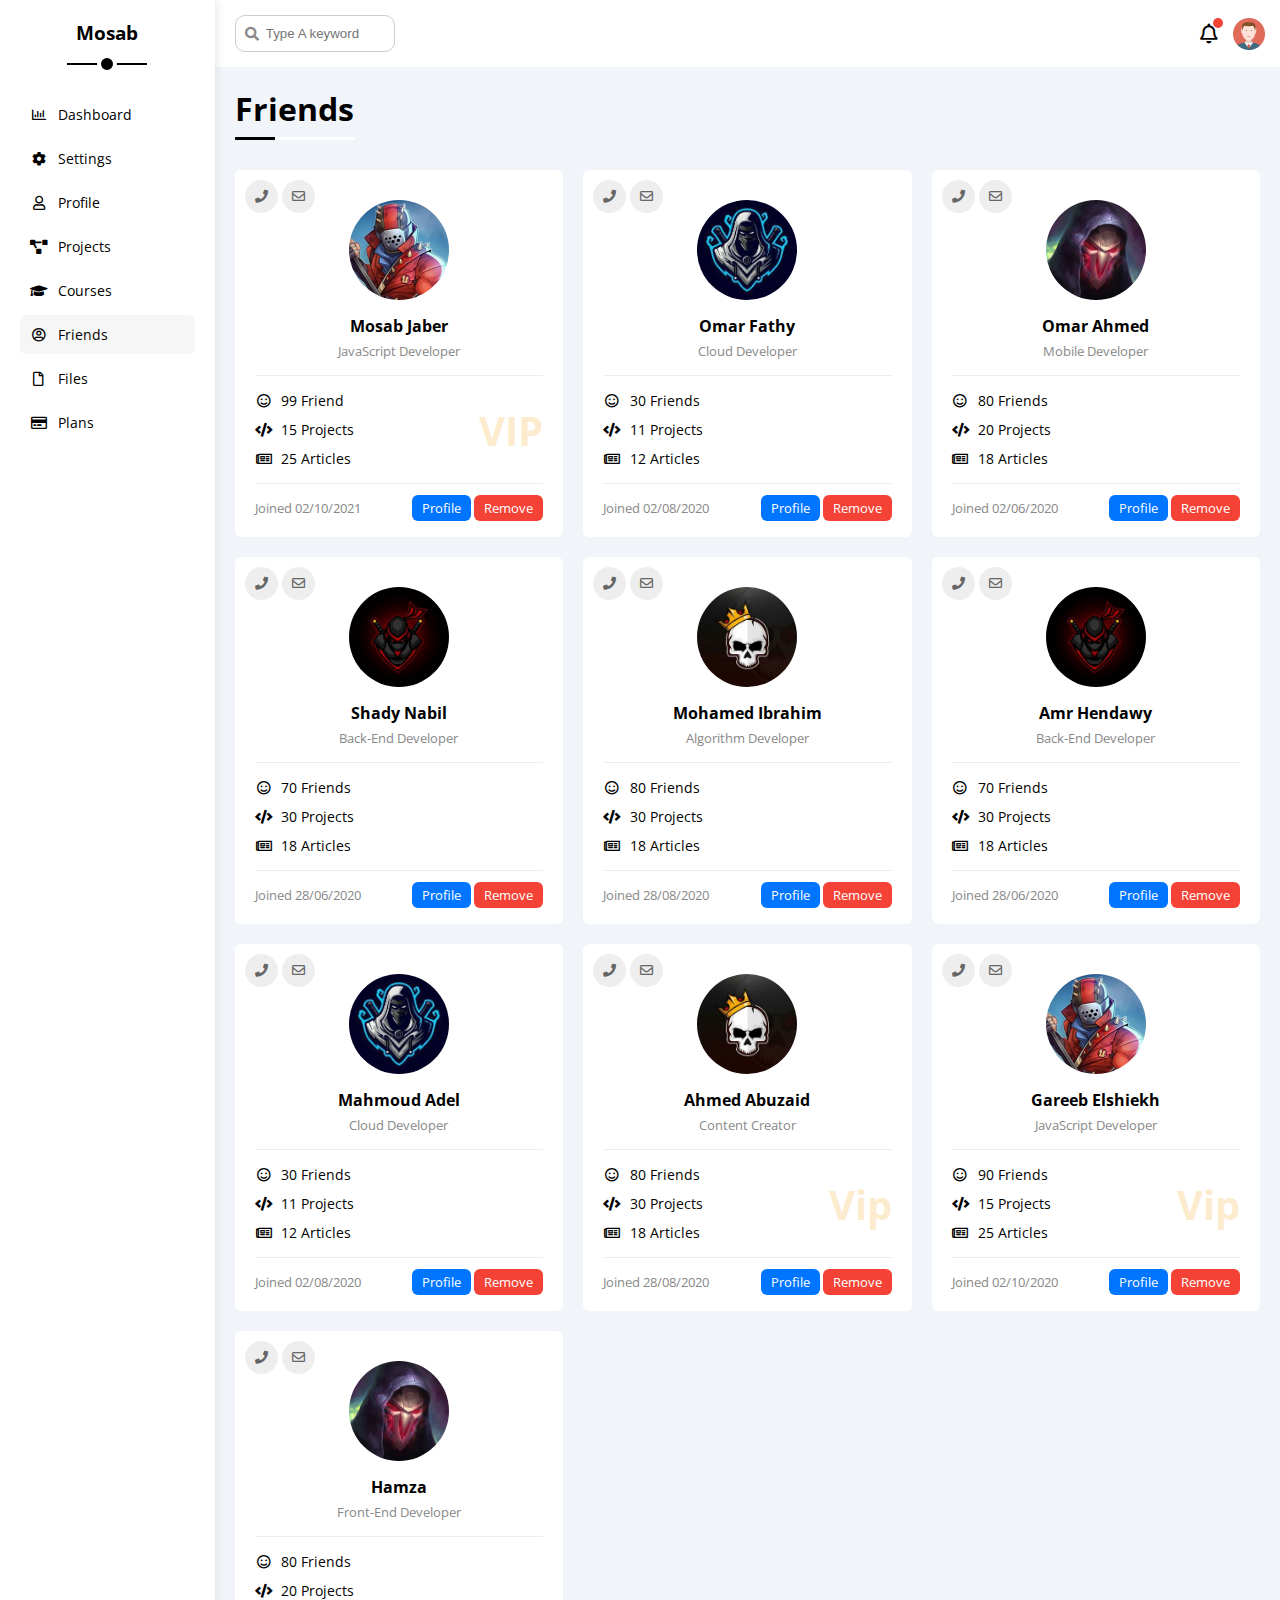
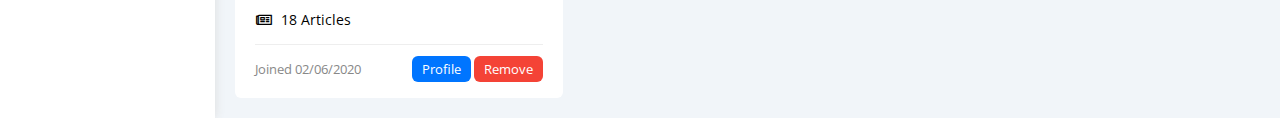
<file: friends.html>
<!DOCTYPE html>
<html lang="en">
<head>
    <meta charset="UTF-8">
    <meta name="viewport" content="width=device-width, initial-scale=1.0">
      <!-- awesome -->
      <link rel="stylesheet" href="css/all.min.css">
    <!-- my framework -->
    <link rel="stylesheet" href="css/framework.css">
    <!-- css file -->
    <link rel="stylesheet" href="css/master.css">
    <link rel="preconnect" href="https://fonts.googleapis.com">
<link rel="preconnect" href="https://fonts.gstatic.com" crossorigin>
<link href="https://fonts.googleapis.com/css2?family=Open+Sans:wght@300;500&display=swap" rel="stylesheet">
    <title>Friends</title>
</head>
<body>
<div class="page d-flex">
<!-- start sidebar -->
<div class="sidebar bg-white p-20 p-relative">
<h3 class="p-relative txt-c mt-0">Mosab</h3>
<ul>
<li>
<a class="d-flex align-center-flex fs-14 c-black rad-6 p-10" href="index.html">
<i class="fa-regular fa-chart-bar fa-fw"></i>
<span>Dashboard</span>
</a>
</li>
<li>
<a class="d-flex align-center-flex fs-14 c-black rad-6 p-10" href="settings.html">
<i class="fa-solid fa-gear fa-fw"></i>
<span>Settings</span>
</a>
</li>
<li>
<a class="d-flex align-center-flex fs-14 c-black rad-6 p-10" href="profile.html">
<i class="fa-regular fa-user fa-fw"></i>
<span>Profile</span>
</a>
</li>
<li>
<a class="d-flex align-center-flex fs-14 c-black rad-6 p-10" href="projects.html">
<i class="fa-solid fa-diagram-project fa-fw"></i>
<span>Projects</span>
</a>
</li>
<li>
<a class="d-flex align-center-flex fs-14 c-black rad-6 p-10" href="courses.html">
<i class="fa-solid fa-graduation-cap fa-fw"></i>
<span>Courses</span>
</a>
</li>
<li>
<a class="active d-flex align-center-flex fs-14 c-black rad-6 p-10" href="friends.html">
<i class="fa-regular fa-circle-user fa-fw"></i>
<span>Friends</span>
</a>
</li>
<li>
<a class="d-flex align-center-flex fs-14 c-black rad-6 p-10" href="files.html">
<i class="fa-regular fa-file fa-fw"></i>
<span>Files</span>
</a>
</li>
<li>
<a class="d-flex align-center-flex fs-14 c-black rad-6 p-10" href="plans.html">
<i class="fa-regular fa-credit-card fa-fw"></i>
<span>Plans</span>
</a>
</li>
</ul>
</div>
<!-- end sidebar -->
<div class="content w-full">
<!-- start head -->
<div class="head between-flex bg-white p-15">
<div class="search p-relative">
<input class="p-10 rad-10" type="search" placeholder="Type A keyword">
</div>
<div class="icons d-flex align-center-flex">
<span class="notification p-relative">
<i class="fa-regular fa-bell fa-lg"></i>
</span>
<img src="image/avatar.png" alt="">
</div>
</div>
<!-- end head -->
<h1 class="p-relative">Friends</h1>
<div class="friends-page d-grid m-20 gap-20">
<div class="friend bg-white rad-6 p-20 p-relative">
<div class="contact">
<i class="fa-solid fa-phone"></i>
<i class="fa-regular fa-envelope"></i>
</div>
<div class="txt-c">
<img decoding="async" class="rad-half mt-10 mb-10 w-100 h-100" src="image/friend-01.jpg" alt="" />
<h4 class="m-0">Mosab Jaber</h4>
<p class="c-grey fs-13 mt-5 mb-0">JavaScript Developer</p>
</div>
<div class="icons fs-14 p-relative">
<div class="mb-10">
<i class="fa-regular fa-face-smile fa-fw"></i>
<span>99 Friend</span>
</div>
<div class="mb-10">
<i class="fa-solid fa-code fa-fw"></i>
<span>15 Projects</span>
</div>
<div>
<i class="fa-regular fa-newspaper fa-fw"></i>
<span>25 Articles</span>
</div>
<span class="vip fw-bold c-orange">VIP</span>
</div>
<div class="info between-flex fs-13">
<span class="c-grey">Joined 02/10/2021</span>
<div>
<a class="bg-blue c-white btn-shape" href="profile.html">Profile</a>
<a class="bg-red c-white btn-shape" href="#">Remove</a>
</div>
</div>
</div>
<div class="friend bg-white rad-6 p-20 p-relative">
<div class="contact">
<i class="fa-solid fa-phone"></i>
<i class="fa-regular fa-envelope"></i>
</div>
<div class="txt-c">
<img decoding="async" class="rad-half mt-10 mb-10 w-100 h-100" src="image/friend-02.jpg" alt="" />
<h4 class="m-0">Omar Fathy</h4>
<p class="c-grey fs-13 mt-5 mb-0">Cloud Developer</p>
</div>
<div class="icons fs-14 p-relative">
<div class="mb-10">
<i class="fa-regular fa-face-smile fa-fw"></i>
<span>30 Friends</span>
</div>
<div class="mb-10">
<i class="fa-solid fa-code fa-fw"></i>
<span>11 Projects</span>
</div>
<div>
<i class="fa-regular fa-newspaper fa-fw"></i>
<span>12 Articles</span>
</div>
</div>
<div class="info between-flex fs-13">
<span class="c-grey">Joined 02/08/2020</span>
<div>
<a class="bg-blue c-white btn-shape" href="profile.html">Profile</a>
<a class="bg-red c-white btn-shape" href="">Remove</a>
</div>
</div>
</div>
<div class="friend bg-white rad-6 p-20 p-relative">
<div class="contact">
<i class="fa-solid fa-phone"></i>
<i class="fa-regular fa-envelope"></i>
</div>
<div class="txt-c">
<img decoding="async" class="rad-half mt-10 mb-10 w-100 h-100" src="image/friend-03.jpg" alt="" />
<h4 class="m-0">Omar Ahmed</h4>
<p class="c-grey fs-13 mt-5 mb-0">Mobile Developer</p>
</div>
<div class="icons fs-14 p-relative">
<div class="mb-10">
<i class="fa-regular fa-face-smile fa-fw"></i>
<span>80 Friends</span>
</div>
<div class="mb-10">
<i class="fa-solid fa-code fa-fw"></i>
<span>20 Projects</span>
</div>
<div>
<i class="fa-regular fa-newspaper fa-fw"></i>
<span>18 Articles</span>
</div>
</div>
<div class="info between-flex fs-13">
<span class="c-grey">Joined 02/06/2020</span>
<div>
<a class="bg-blue c-white btn-shape" href="profile.html">Profile</a>
<a class="bg-red c-white btn-shape" href="">Remove</a>
</div>
</div>
</div>
<div class="friend bg-white rad-6 p-20 p-relative">
<div class="contact">
<i class="fa-solid fa-phone"></i>
<i class="fa-regular fa-envelope"></i>
</div>
<div class="txt-c">
<img decoding="async" class="rad-half mt-10 mb-10 w-100 h-100" src="image/friend-04.jpg" alt="" />
<h4 class="m-0">Shady Nabil</h4>
<p class="c-grey fs-13 mt-5 mb-0">Back-End Developer</p>
</div>
<div class="icons fs-14 p-relative">
<div class="mb-10">
<i class="fa-regular fa-face-smile fa-fw"></i>
<span>70 Friends</span>
</div>
<div class="mb-10">
<i class="fa-solid fa-code fa-fw"></i>
<span>30 Projects</span>
</div>
<div>
<i class="fa-regular fa-newspaper fa-fw"></i>
<span>18 Articles</span>
</div>
</div>
<div class="info between-flex fs-13">
<span class="c-grey">Joined 28/06/2020</span>
<div>
<a class="bg-blue c-white btn-shape" href="profile.html">Profile</a>
<a class="bg-red c-white btn-shape" href="">Remove</a>
</div>
</div>
</div>
<div class="friend bg-white rad-6 p-20 p-relative">
<div class="contact">
<i class="fa-solid fa-phone"></i>
<i class="fa-regular fa-envelope"></i>
</div>
<div class="txt-c">
<img decoding="async" class="rad-half mt-10 mb-10 w-100 h-100" src="image/friend-05.jpg" alt="" />
<h4 class="m-0">Mohamed Ibrahim</h4>
<p class="c-grey fs-13 mt-5 mb-0">Algorithm Developer</p>
</div>
<div class="icons fs-14 p-relative">
<div class="mb-10">
<i class="fa-regular fa-face-smile fa-fw"></i>
<span>80 Friends</span>
</div>
<div class="mb-10">
<i class="fa-solid fa-code fa-fw"></i>
<span>30 Projects</span>
</div>
<div>
<i class="fa-regular fa-newspaper fa-fw"></i>
<span>18 Articles</span>
</div>
</div>
<div class="info between-flex fs-13">
<span class="c-grey">Joined 28/08/2020</span>
<div>
<a class="bg-blue c-white btn-shape" href="profile.html">Profile</a>
<a class="bg-red c-white btn-shape" href="">Remove</a>
</div>
</div>
</div>
<div class="friend bg-white rad-6 p-20 p-relative">
<div class="contact">
<i class="fa-solid fa-phone"></i>
<i class="fa-regular fa-envelope"></i>
</div>
<div class="txt-c">
<img decoding="async" class="rad-half mt-10 mb-10 w-100 h-100" src="image/friend-04.jpg" alt="" />
<h4 class="m-0">Amr Hendawy</h4>
<p class="c-grey fs-13 mt-5 mb-0">Back-End Developer</p>
</div>
<div class="icons fs-14 p-relative">
<div class="mb-10">
<i class="fa-regular fa-face-smile fa-fw"></i>
<span>70 Friends</span>
</div>
<div class="mb-10">
<i class="fa-solid fa-code fa-fw"></i>
<span>30 Projects</span>
</div>
<div>
<i class="fa-regular fa-newspaper fa-fw"></i>
<span>18 Articles</span>
</div>
</div>
<div class="info between-flex fs-13">
<span class="c-grey">Joined 28/06/2020</span>
<div>
<a class="bg-blue c-white btn-shape" href="profile.html">Profile</a>
<a class="bg-red c-white btn-shape" href="">Remove</a>
</div>
</div>
</div>
<div class="friend bg-white rad-6 p-20 p-relative">
<div class="contact">
<i class="fa-solid fa-phone"></i>
<i class="fa-regular fa-envelope"></i>
</div>
<div class="txt-c">
<img decoding="async" class="rad-half mt-10 mb-10 w-100 h-100" src="image/friend-02.jpg" alt="" />
<h4 class="m-0">Mahmoud Adel</h4>
<p class="c-grey fs-13 mt-5 mb-0">Cloud Developer</p>
</div>
<div class="icons fs-14 p-relative">
<div class="mb-10">
<i class="fa-regular fa-face-smile fa-fw"></i>
<span>30 Friends</span>
</div>
<div class="mb-10">
<i class="fa-solid fa-code fa-fw"></i>
<span>11 Projects</span>
</div>
<div>
<i class="fa-regular fa-newspaper fa-fw"></i>
<span>12 Articles</span>
</div>
</div>
<div class="info between-flex fs-13">
<span class="c-grey">Joined 02/08/2020</span>
<div>
<a class="bg-blue c-white btn-shape" href="profile.html">Profile</a>
<a class="bg-red c-white btn-shape" href="">Remove</a>
</div>
</div>
</div>
<div class="friend bg-white rad-6 p-20 p-relative">
<div class="contact">
<i class="fa-solid fa-phone"></i>
<i class="fa-regular fa-envelope"></i>
</div>
<div class="txt-c">
<img decoding="async" class="rad-half mt-10 mb-10 w-100 h-100" src="image/friend-05.jpg" alt="" />
<h4 class="m-0">Ahmed Abuzaid</h4>
<p class="c-grey fs-13 mt-5 mb-0">Content Creator</p>
</div>
<div class="icons fs-14 p-relative">
<div class="mb-10">
<i class="fa-regular fa-face-smile fa-fw"></i>
<span>80 Friends</span>
</div>
<div class="mb-10">
<i class="fa-solid fa-code fa-fw"></i>
<span>30 Projects</span>
</div>
<div>
<i class="fa-regular fa-newspaper fa-fw"></i>
<span>18 Articles</span>
</div>
<span class="vip fw-bold c-orange">Vip</span>
</div>
<div class="info between-flex fs-13">
<span class="c-grey">Joined 28/08/2020</span>
<div>
<a class="bg-blue c-white btn-shape" href="profile.html">Profile</a>
<a class="bg-red c-white btn-shape" href="">Remove</a>
</div>
</div>
</div>
<div class="friend bg-white rad-6 p-20 p-relative">
<div class="contact">
<i class="fa-solid fa-phone"></i>
<i class="fa-regular fa-envelope"></i>
</div>
<div class="txt-c">
<img decoding="async" class="rad-half mt-10 mb-10 w-100 h-100" src="image/friend-01.jpg" alt="" />
<h4 class="m-0">Gareeb Elshiekh</h4>
<p class="c-grey fs-13 mt-5 mb-0">JavaScript Developer</p>
</div>
<div class="icons fs-14 p-relative">
<div class="mb-10">
<i class="fa-regular fa-face-smile fa-fw"></i>
<span>90 Friends</span>
</div>
<div class="mb-10">
<i class="fa-solid fa-code fa-fw"></i>
<span>15 Projects</span>
</div>
<div>
<i class="fa-regular fa-newspaper fa-fw"></i>
<span>25 Articles</span>
</div>
<span class="vip fw-bold c-orange">Vip</span>
</div>
<div class="info between-flex fs-13">
<span class="c-grey">Joined 02/10/2020</span>
<div>
<a class="bg-blue c-white btn-shape" href="profile.html">Profile</a>
<a class="bg-red c-white btn-shape" href="">Remove</a>
</div>
</div>
</div>
<div class="friend bg-white rad-6 p-20 p-relative">
<div class="contact">
<i class="fa-solid fa-phone"></i>
<i class="fa-regular fa-envelope"></i>
</div>
<div class="txt-c">
<img decoding="async" class="rad-half mt-10 mb-10 w-100 h-100" src="image/friend-03.jpg" alt="" />
<h4 class="m-0">Hamza</h4>
<p class="c-grey fs-13 mt-5 mb-0">Front-End Developer</p>
</div>
<div class="icons fs-14 p-relative">
<div class="mb-10">
<i class="fa-regular fa-face-smile fa-fw"></i>
<span>80 Friends</span>
</div>
<div class="mb-10">
<i class="fa-solid fa-code fa-fw"></i>
<span>20 Projects</span>
</div>
<div>
<i class="fa-regular fa-newspaper fa-fw"></i>
<span>18 Articles</span>
</div>
</div>
<div class="info between-flex fs-13">
<span class="c-grey">Joined 02/06/2020</span>
<div>
<a class="bg-blue c-white btn-shape" href="profile.html">Profile</a>
<a class="bg-red c-white btn-shape" href="">Remove</a>
</div>
</div>
</div>

</div>
</div>
</div>
</body>
</html>
</file>
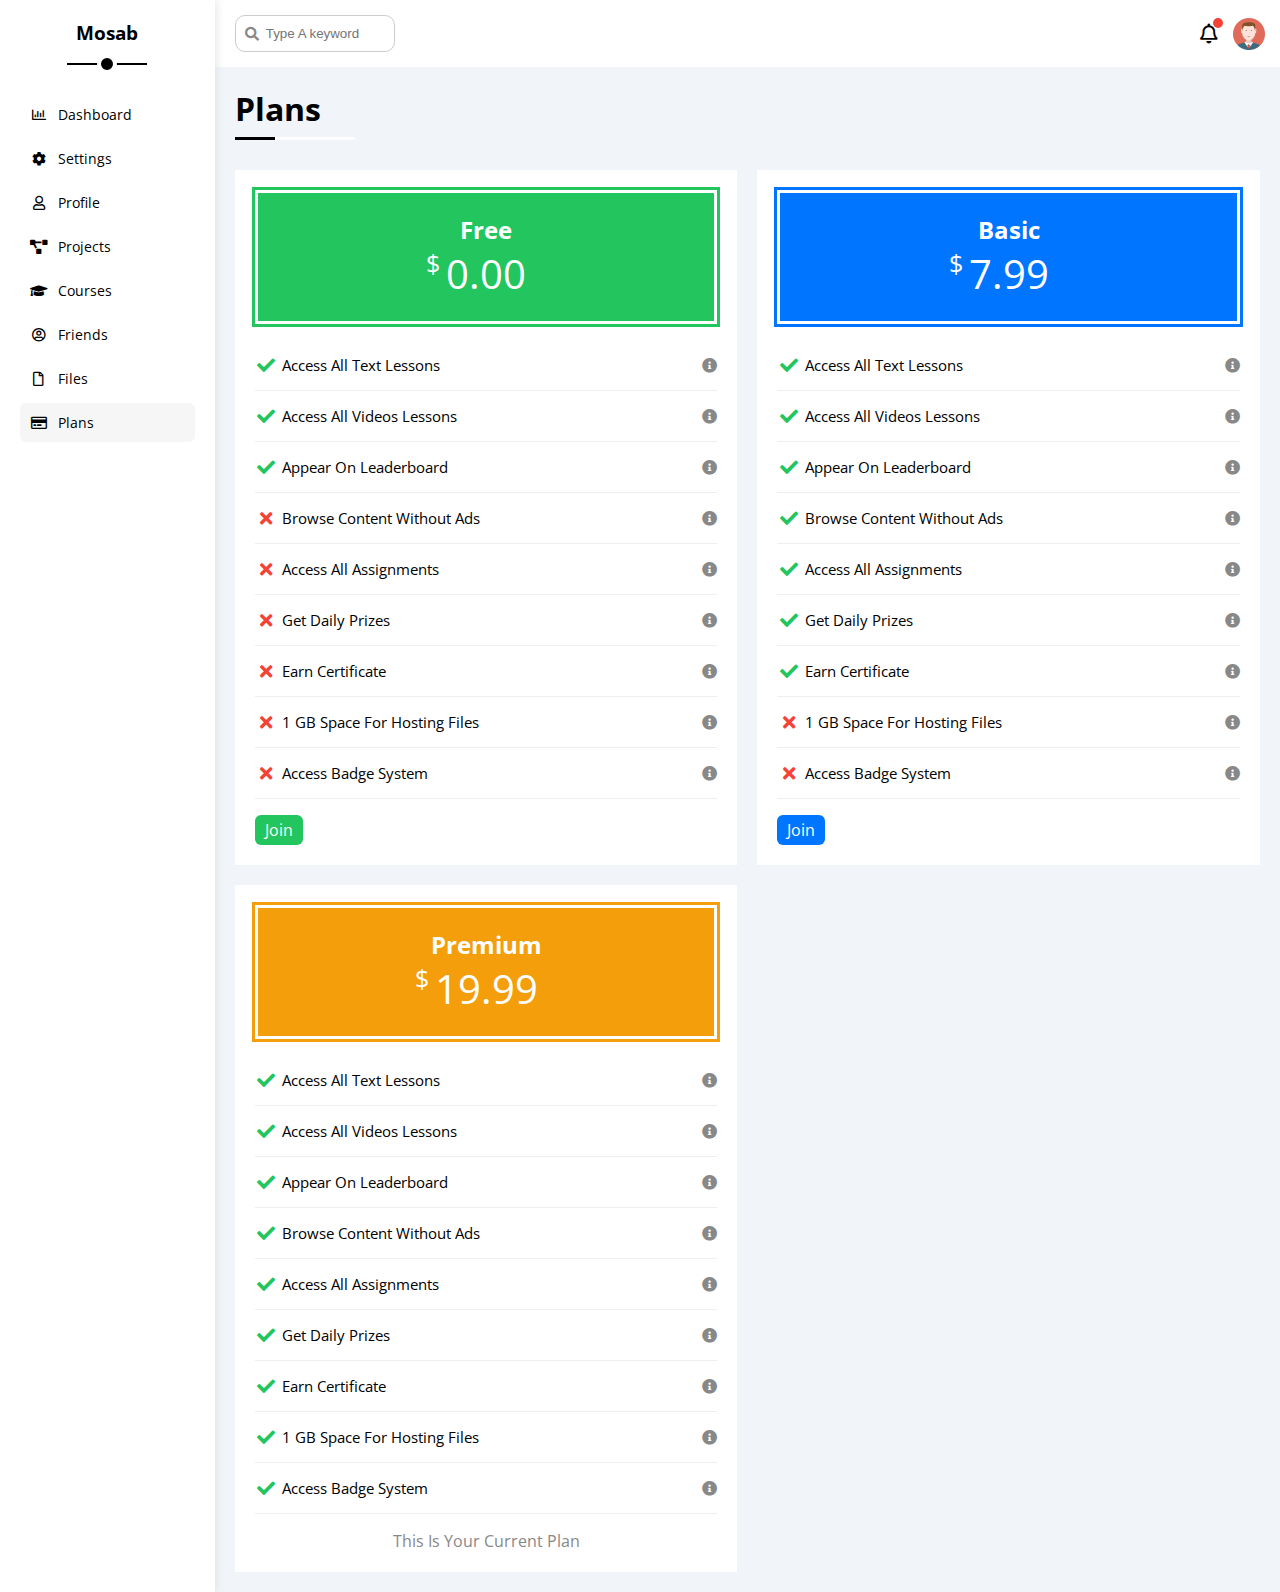
<file: plans.html>
<!DOCTYPE html>
<html lang="en">
<head>
    <meta charset="UTF-8">
    <meta name="viewport" content="width=device-width, initial-scale=1.0">
      <!-- awesome -->
      <link rel="stylesheet" href="css/all.min.css">
    <!-- my framework -->
    <link rel="stylesheet" href="css/framework.css">
    <!-- css file -->
    <link rel="stylesheet" href="css/master.css">
    <link rel="preconnect" href="https://fonts.googleapis.com">
<link rel="preconnect" href="https://fonts.gstatic.com" crossorigin>
<link href="https://fonts.googleapis.com/css2?family=Open+Sans:wght@300;500&display=swap" rel="stylesheet">
    <title>Plans</title>
</head>
<body>
<div class="page d-flex">
<!-- start sidebar -->
<div class="sidebar bg-white p-20 p-relative">
<h3 class="p-relative txt-c mt-0">Mosab</h3>
<ul>
<li>
<a class="d-flex align-center-flex fs-14 c-black rad-6 p-10" href="index.html">
<i class="fa-regular fa-chart-bar fa-fw"></i>
<span>Dashboard</span>
</a>
</li>
<li>
<a class="d-flex align-center-flex fs-14 c-black rad-6 p-10" href="settings.html">
<i class="fa-solid fa-gear fa-fw"></i>
<span>Settings</span>
</a>
</li>
<li>
<a class="d-flex align-center-flex fs-14 c-black rad-6 p-10" href="profile.html">
<i class="fa-regular fa-user fa-fw"></i>
<span>Profile</span>
</a>
</li>
<li>
<a class="d-flex align-center-flex fs-14 c-black rad-6 p-10" href="projects.html">
<i class="fa-solid fa-diagram-project fa-fw"></i>
<span>Projects</span>
</a>
</li>
<li>
<a class="d-flex align-center-flex fs-14 c-black rad-6 p-10" href="courses.html">
<i class="fa-solid fa-graduation-cap fa-fw"></i>
<span>Courses</span>
</a>
</li>
<li>
<a class="d-flex align-center-flex fs-14 c-black rad-6 p-10" href="friends.html">
<i class="fa-regular fa-circle-user fa-fw"></i>
<span>Friends</span>
</a>
</li>
<li>
<a class="d-flex align-center-flex fs-14 c-black rad-6 p-10" href="files.html">
<i class="fa-regular fa-file fa-fw"></i>
<span>Files</span>
</a>
</li>
<li>
<a class="active d-flex align-center-flex fs-14 c-black rad-6 p-10" href="plans.html">
<i class="fa-regular fa-credit-card fa-fw"></i>
<span>Plans</span>
</a>
</li>
</ul>
</div>
<!-- end sidebar -->
<div class="content w-full">
<!-- start head -->
<div class="head between-flex bg-white p-15">
<div class="search p-relative">
<input class="p-10 rad-10" type="search" placeholder="Type A keyword">
</div>
<div class="icons d-flex align-center-flex">
<span class="notification p-relative">
<i class="fa-regular fa-bell fa-lg"></i>
</span>
<img src="image/avatar.png" alt="">
</div>
</div>
<!-- end head -->
<h1 class="p-relative">Plans</h1>
<div class="plans-page d-grid m-20 gap-20">
<div class="plan green bg-white p-20">
<div class="top bg-green txt-c p-20">
<h2 class="m-0 c-white">Free</h2>
<div class="price c-white"><span>$</span>0.00</div>
</div>
<ul>
<li>
<i class="fa-solid fa-check fa-fw yes"></i>
<span>Access All Text Lessons</span>
<i class="fa-solid fa-circle-info help"></i>
</li>
<li>
<i class="fa-solid fa-check fa-fw yes"></i>
<span>Access All Videos Lessons</span>
<i class="fa-solid fa-circle-info help"></i>
</li>
<li>
<i class="fa-solid fa-check fa-fw yes"></i>
<span>Appear On Leaderboard</span>
<i class="fa-solid fa-circle-info help"></i>
</li>
<li>
<i class="fa-solid fa-xmark fa-fw"></i>
<span>Browse Content Without Ads</span>
<i class="fa-solid fa-circle-info help"></i>
</li>
<li>
<i class="fa-solid fa-xmark fa-fw"></i>
<span>Access All Assignments</span>
<i class="fa-solid fa-circle-info help"></i>
</li>
<li>
<i class="fa-solid fa-xmark fa-fw"></i>
<span>Get Daily Prizes</span>
<i class="fa-solid fa-circle-info help"></i>
</li>
<li>
<i class="fa-solid fa-xmark fa-fw"></i>
<span>Earn Certificate</span>
<i class="fa-solid fa-circle-info help"></i>
</li>
<li>
<i class="fa-solid fa-xmark fa-fw"></i>
<span>1 GB Space For Hosting Files</span>
<i class="fa-solid fa-circle-info help"></i>
</li>
<li>
<i class="fa-solid fa-xmark fa-fw"></i>
<span>Access Badge System</span>
<i class="fa-solid fa-circle-info help"></i>
</li>
</ul>
<a href="#" class="btn-shape bg-green c-white d-block w-fit">Join</a>
</div>
<!-- Start Plan -->
<div class="plan blue bg-white p-20">
<div class="top bg-blue txt-c p-20">
<h2 class="m-0 c-white">Basic</h2>
<div class="price c-white"><span>$</span>7.99</div>
</div>
<ul class="list-none p-0">
<li>
<i class="fa-solid fa-check fa-fw yes"></i>
<span>Access All Text Lessons</span>
<i class="fa-solid fa-circle-info help"></i>
</li>
<li>
<i class="fa-solid fa-check fa-fw yes"></i>
<span>Access All Videos Lessons</span>
<i class="fa-solid fa-circle-info help"></i>
</li>
<li>
<i class="fa-solid fa-check fa-fw yes"></i>
<span>Appear On Leaderboard</span>
<i class="fa-solid fa-circle-info help"></i>
</li>
<li>
<i class="fa-solid fa-check fa-fw yes"></i>
<span>Browse Content Without Ads</span>
<i class="fa-solid fa-circle-info help"></i>
</li>
<li>
<i class="fa-solid fa-check fa-fw yes"></i>
<span>Access All Assignments</span>
<i class="fa-solid fa-circle-info help"></i>
</li>
<li>
<i class="fa-solid fa-check fa-fw yes"></i>
<span>Get Daily Prizes</span>
<i class="fa-solid fa-circle-info help"></i>
</li>
<li>
<i class="fa-solid fa-check fa-fw yes"></i>
<span>Earn Certificate</span>
<i class="fa-solid fa-circle-info help"></i>
</li>
<li>
<i class="fa-solid fa-xmark fa-fw"></i>
<span>1 GB Space For Hosting Files</span>
<i class="fa-solid fa-circle-info help"></i>
</li>
<li>
<i class="fa-solid fa-xmark fa-fw"></i>
<span>Access Badge System</span>
<i class="fa-solid fa-circle-info help"></i>
</li>
</ul>
<a href="#" class="btn-shape bg-blue c-white d-block w-fit">Join</a>
</div>
<!-- End Plan -->
<!-- Start Plan -->
<div class="plan orange bg-white p-20">
<div class="top bg-orange txt-c p-20">
<h2 class="m-0 c-white">Premium</h2>
<div class="price c-white"><span>$</span>19.99</div>
</div>
<ul class="list-none p-0">
<li>
<i class="fa-solid fa-check fa-fw yes"></i>
<span>Access All Text Lessons</span>
<i class="fa-solid fa-circle-info help"></i>
</li>
<li>
<i class="fa-solid fa-check fa-fw yes"></i>
<span>Access All Videos Lessons</span>
<i class="fa-solid fa-circle-info help"></i>
</li>
<li>
<i class="fa-solid fa-check fa-fw yes"></i>
<span>Appear On Leaderboard</span>
<i class="fa-solid fa-circle-info help"></i>
</li>
<li>
<i class="fa-solid fa-check fa-fw yes"></i>
<span>Browse Content Without Ads</span>
<i class="fa-solid fa-circle-info help"></i>
</li>
<li>
<i class="fa-solid fa-check fa-fw yes"></i>
<span>Access All Assignments</span>
<i class="fa-solid fa-circle-info help"></i>
</li>
<li>
<i class="fa-solid fa-check fa-fw yes"></i>
<span>Get Daily Prizes</span>
<i class="fa-solid fa-circle-info help"></i>
</li>
<li>
<i class="fa-solid fa-check fa-fw yes"></i>
<span>Earn Certificate</span>
<i class="fa-solid fa-circle-info help"></i>
</li>
<li>
<i class="fa-solid fa-check fa-fw yes"></i>
<span>1 GB Space For Hosting Files</span>
<i class="fa-solid fa-circle-info help"></i>
</li>
<li>
<i class="fa-solid fa-check fa-fw yes"></i>
<span>Access Badge System</span>
<i class="fa-solid fa-circle-info help"></i>
</li>
</ul>
<p class="c-grey m-0 txt-c">This Is Your Current Plan</p>
</div>
<!-- End Plan -->
</div>

</div>
</div>
</body>
</html>
</file>
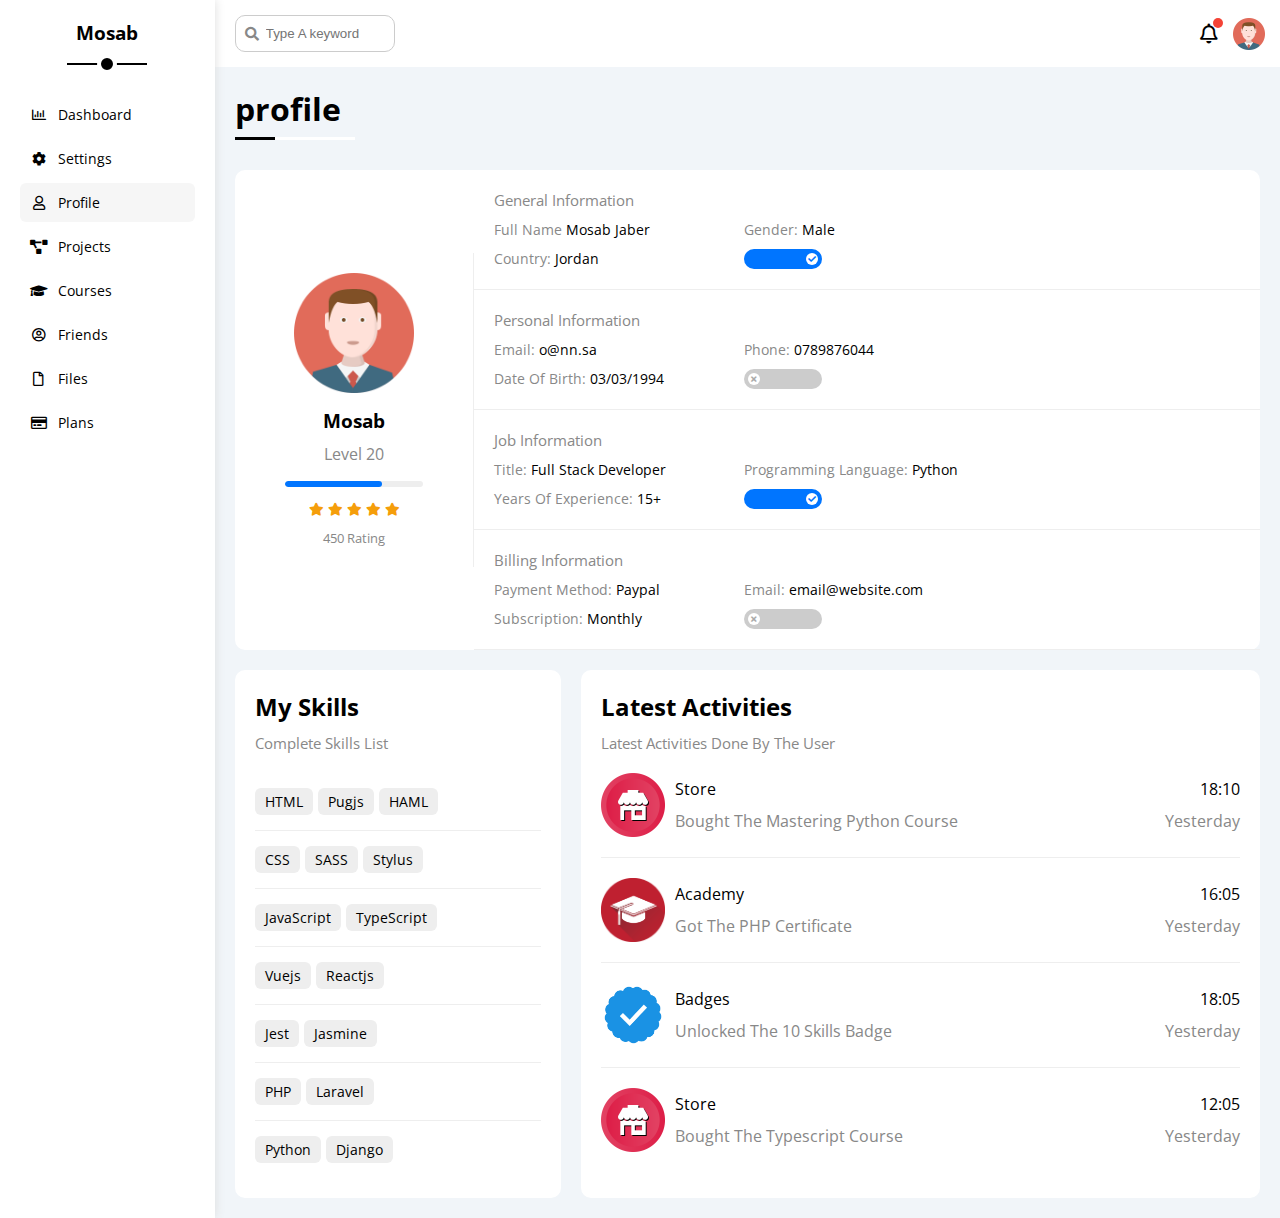
<file: profile.html>
<!DOCTYPE html>
<html lang="en">
<head>
    <meta charset="UTF-8">
    <meta name="viewport" content="width=device-width, initial-scale=1.0">
      <!-- awesome -->
      <link rel="stylesheet" href="css/all.min.css">
    <!-- my framework -->
    <link rel="stylesheet" href="css/framework.css">
    <!-- css file -->
    <link rel="stylesheet" href="css/master.css">
    <link rel="preconnect" href="https://fonts.googleapis.com">
<link rel="preconnect" href="https://fonts.gstatic.com" crossorigin>
<link href="https://fonts.googleapis.com/css2?family=Open+Sans:wght@300;500&display=swap" rel="stylesheet">
    <title>Profile</title>
</head>
<body>
<div class="page d-flex">
<!-- start sidebar -->
<div class="sidebar bg-white p-20 p-relative">
<h3 class="p-relative txt-c mt-0">Mosab</h3>
<ul>
<li>
<a class="d-flex align-center-flex fs-14 c-black rad-6 p-10" href="index.html">
<i class="fa-regular fa-chart-bar fa-fw"></i>
<span>Dashboard</span>
</a>
</li>
<li>
<a class="d-flex align-center-flex fs-14 c-black rad-6 p-10" href="settings.html">
<i class="fa-solid fa-gear fa-fw"></i>
<span>Settings</span>
</a>
</li>
<li>
<a class="active d-flex align-center-flex fs-14 c-black rad-6 p-10" href="profile.html">
<i class="fa-regular fa-user fa-fw"></i>
<span>Profile</span>
</a>
</li>
<li>
<a class="d-flex align-center-flex fs-14 c-black rad-6 p-10" href="projects.html">
<i class="fa-solid fa-diagram-project fa-fw"></i>
<span>Projects</span>
</a>
</li>
<li>
<a class="d-flex align-center-flex fs-14 c-black rad-6 p-10" href="courses.html">
<i class="fa-solid fa-graduation-cap fa-fw"></i>
<span>Courses</span>
</a>
</li>
<li>
<a class="d-flex align-center-flex fs-14 c-black rad-6 p-10" href="friends.html">
<i class="fa-regular fa-circle-user fa-fw"></i>
<span>Friends</span>
</a>
</li>
<li>
<a class="d-flex align-center-flex fs-14 c-black rad-6 p-10" href="files.html">
<i class="fa-regular fa-file fa-fw"></i>
<span>Files</span>
</a>
</li>
<li>
<a class="d-flex align-center-flex fs-14 c-black rad-6 p-10" href="plans.html">
<i class="fa-regular fa-credit-card fa-fw"></i>
<span>Plans</span>
</a>
</li>
</ul>
</div>
<!-- end sidebar -->
<div class="content w-full">
<!-- start head -->
<div class="head between-flex bg-white p-15">
<div class="search p-relative">
<input class="p-10 rad-10" type="search" placeholder="Type A keyword">
</div>
<div class="icons d-flex align-center-flex">
<span class="notification p-relative">
<i class="fa-regular fa-bell fa-lg"></i>
</span>
<img src="image/avatar.png" alt="">
</div>
</div>
<!-- end head -->
<h1 class="p-relative">profile</h1>
<div class="profile-page m-20">
  <!-- Start Overview -->
<div class="overview bg-white rad-10 d-flex align-center-flex">
<div class="avatar-box txt-c p-20">
<img src="image/avatar.png" class="mb-10 rad-hulf">
<h3 class="m-0">Mosab</h3>
<p class="c-grey mt-10">Level 20</p>
<div class="level rad-6 bg-eee p-relative">
<span style="width: 70%;"></span>
</div>
<div class="rating mt-10 mb-10">
<i class="fa-solid fa-star c-orange fs-13"></i>
<i class="fa-solid fa-star c-orange fs-13"></i>
<i class="fa-solid fa-star c-orange fs-13"></i>
<i class="fa-solid fa-star c-orange fs-13"></i>
<i class="fa-solid fa-star c-orange fs-13"></i>
</div>
<p class="c-grey m-0 fs-13">450 Rating</p>
</div>
<div class="info-box w-full txt-c-mobile">
<!-- Start Information Row -->
<div class="box p-20 d-flex align-center">
<h4 class="c-grey fs-15 m-0 w-full">General Information</h4>
<div class="fs-14">
<span class="c-grey">Full Name</span>
<span>Mosab Jaber</span>
</div>
<div class="fs-14">
<span class="c-grey">Gender:</span>
<span>Male</span>
</div>
<div class="fs-14">
<span class="c-grey">Country:</span>
<span>Jordan</span>
</div>
<div class="fs-14">
<label>
    <input class="toggle-checkbox" type="checkbox" checked />
    <div class="toggle-switch"></div>
</label>
</div>
</div>
<!-- End Information Row -->
<!-- Start Information Row -->
<div class="box p-20 d-flex align-center">
<h4 class="c-grey w-full fs-15 m-0">Personal Information</h4>
<div class="fs-14">
<span class="c-grey">Email:</span>
<span>o@nn.sa</span>
</div>
<div class="fs-14">
<span class="c-grey">Phone:</span>
<span>0789876044</span>
</div>
<div class="fs-14">
<span class="c-grey">Date Of Birth:</span>
<span>03/03/1994</span>
</div>
<div class="fs-14">
<label>
    <input class="toggle-checkbox" type="checkbox" />
    <div class="toggle-switch"></div>
</label>
</div>
</div>
<!-- End Information Row -->
<!-- Start Information Row -->
<div class="box p-20 d-flex align-center">
<h4 class="c-grey w-full fs-15 m-0">Job Information</h4>
<div class="fs-14">
<span class="c-grey">Title:</span>
<span>Full Stack Developer</span>
</div>
<div class="fs-14">
<span class="c-grey">Programming Language:</span>
<span>Python</span>
</div>
<div class="fs-14">
<span class="c-grey">Years Of Experience:</span>
<span>15+</span>
</div>
<div class="fs-14">
<label>
    <input class="toggle-checkbox" type="checkbox" checked />
    <div class="toggle-switch"></div>
</label>
</div>
</div>
<!-- End Information Row -->
<!-- Start Information Row -->
<div class="box p-20 d-flex align-center">
<h4 class="c-grey w-full fs-15 m-0">Billing Information</h4>
<div class="fs-14">
<span class="c-grey">Payment Method:</span>
<span>Paypal</span>
</div>
<div class="fs-14">
<span class="c-grey">Email:</span>
<span>email@website.com</span>
</div>
<div class="fs-14">
<span class="c-grey">Subscription:</span>
<span>Monthly</span>
</div>
<div class="fs-14">
<label>
    <input class="toggle-checkbox" type="checkbox" />
    <div class="toggle-switch"></div>
</label>
</div>
</div>
<!-- End Information Row -->

</div>
</div>
  <!-- end Overview -->
  <!-- start other data -->
  <div class="other-data d-flex gap-20">
<div class="skills-card bg-white rad-10 mt-20 p-20">
    <h2 class="mt-0 mb-10">My Skills</h2>
    <p class="mt-0 mb-20 c-grey fs-15">Complete Skills List</p>
    <ul class="m-0 txt-c-mobile">
        <li><span>HTML</span><span>Pugjs</span><span>HAML</span></li>
        <li><span>CSS</span><span>SASS</span><span>Stylus</span></li>
        <li><span>JavaScript</span><span>TypeScript</span></li>
        <li><span>Vuejs</span><span>Reactjs</span></li>
        <li><span>Jest</span><span>Jasmine</span></li>
        <li><span>PHP</span><span>Laravel</span></li>
        <li><span>Python</span><span>Django</span></li>
      </ul>
</div>

<div class="activities bg-white rad-10 mt-20 p-20">
    <h2 class="mt-0 mb-10">Latest Activities</h2>
    <p class="mt-0 mb-20 c-grey fs-15">Latest Activities Done By The User</p>
    <div class="activity d-flex align-center-flex txt-c-mobile">
    <img decoding="async" src="image/activity-01.png" alt="" />
    <div class="info">
      <span class="d-block mb-10">Store</span>
      <span class="c-grey">Bought The Mastering Python Course</span>
    </div>
    <div class="date">
      <span class="d-block mb-10">18:10</span>
      <span class="c-grey">Yesterday</span>
    </div>
  </div>
  <div class="activity d-flex align-center-flex txt-c-mobile">
    <img decoding="async" src="image/activity-02.png" alt="" />
    <div class="info">
      <span class="d-block mb-10">Academy</span>
      <span class="c-grey">Got The PHP Certificate</span>
    </div>
    <div class="date">
      <span class="d-block mb-10">16:05</span>
      <span class="c-grey">Yesterday</span>
    </div>
  </div>
  <div class="activity d-flex align-center-flex txt-c-mobile">
    <img decoding="async" src="image/activity-03.png" alt="" />
    <div class="info">
      <span class="d-block mb-10">Badges</span>
      <span class="c-grey">Unlocked The 10 Skills Badge</span>
    </div>
    <div class="date">
      <span class="d-block mb-10">18:05</span>
      <span class="c-grey">Yesterday</span>
    </div>
  </div>
  <div class="activity d-flex align-center-flex txt-c-mobile">
    <img decoding="async" src="image/activity-01.png" alt="" />
    <div class="info">
      <span class="d-block mb-10">Store</span>
      <span class="c-grey">Bought The Typescript Course</span>
    </div>
    <div class="date">
      <span class="d-block mb-10">12:05</span>
      <span class="c-grey">Yesterday</span>
    </div>
  </div>
</div>
  </div>
    <!-- end other data -->

</div>
</div>
</div>
</body>
</html>
</file>
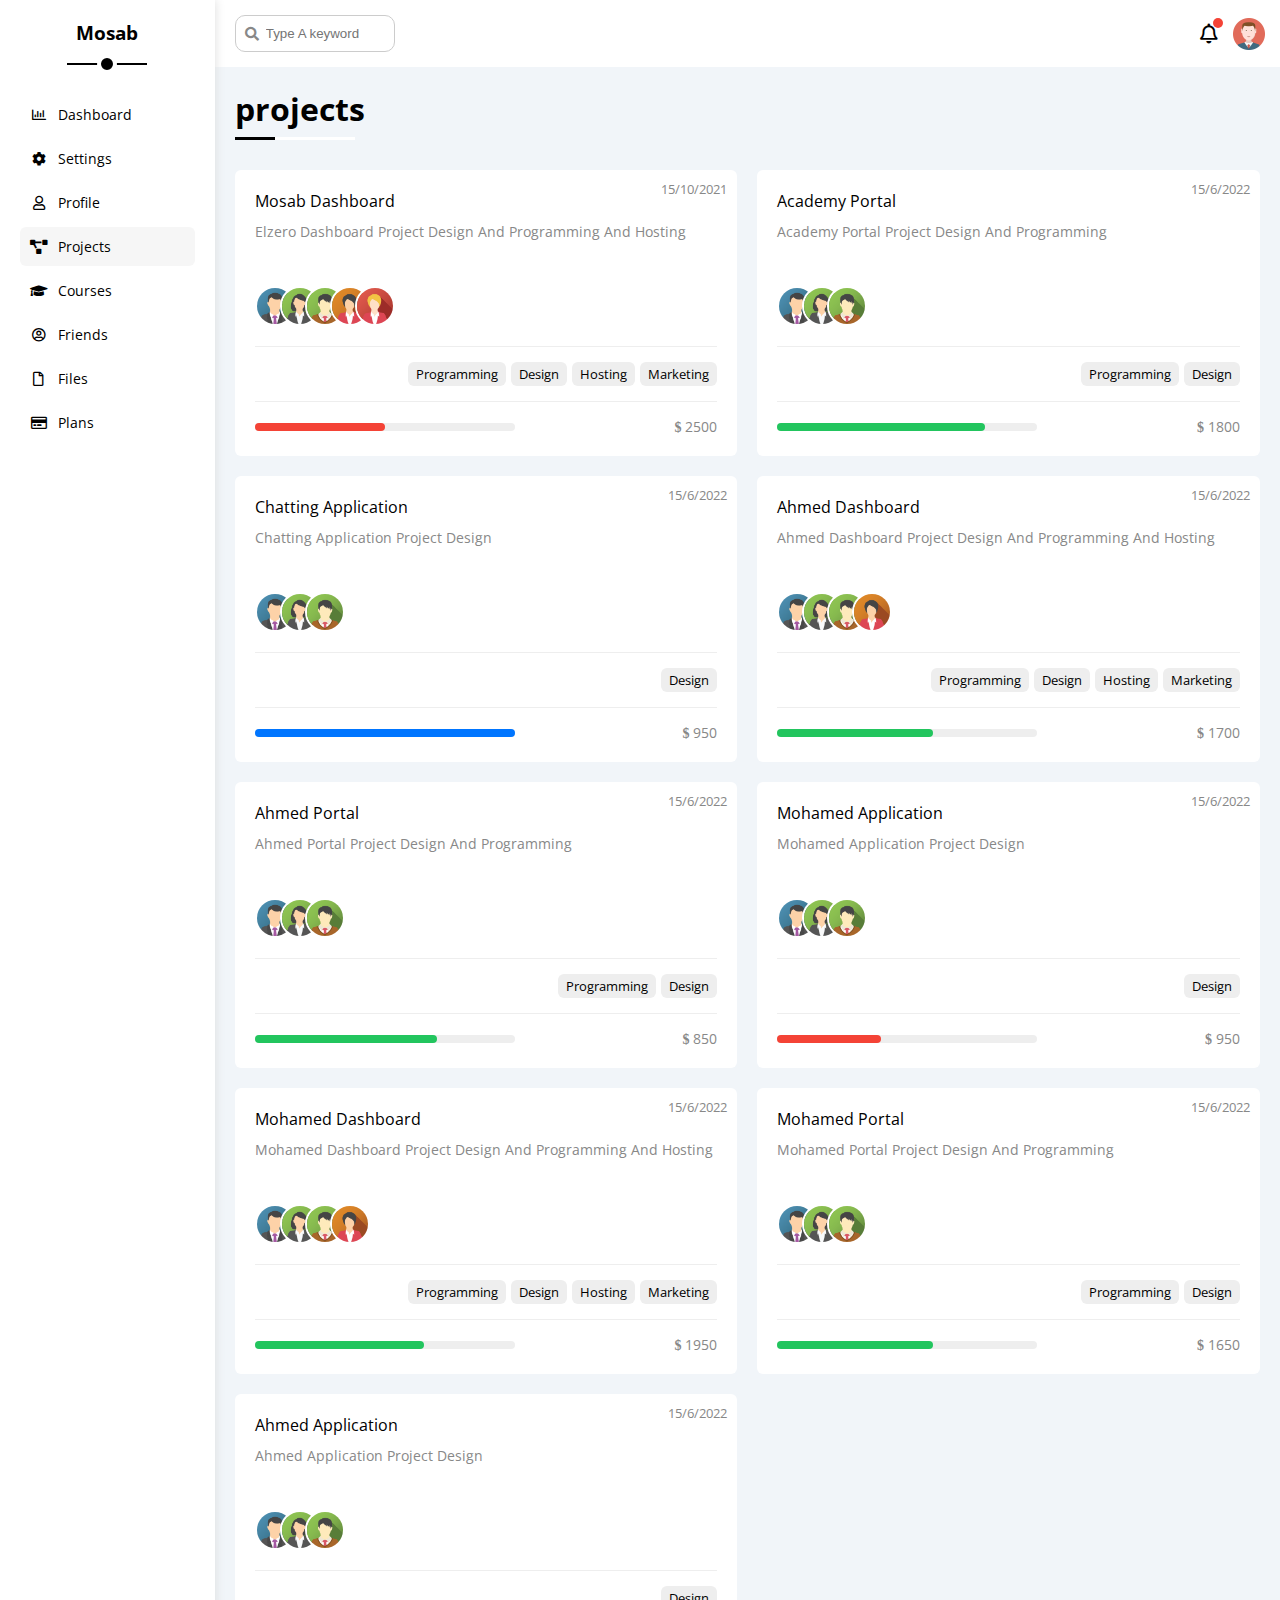
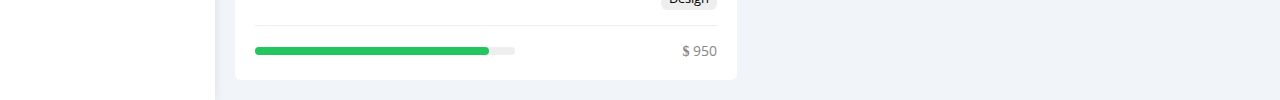
<file: projects.html>
<!DOCTYPE html>
<html lang="en">
<head>
    <meta charset="UTF-8">
    <meta name="viewport" content="width=device-width, initial-scale=1.0">
      <!-- awesome -->
      <link rel="stylesheet" href="css/all.min.css">
    <!-- my framework -->
    <link rel="stylesheet" href="css/framework.css">
    <!-- css file -->
    <link rel="stylesheet" href="css/master.css">
    <link rel="preconnect" href="https://fonts.googleapis.com">
<link rel="preconnect" href="https://fonts.gstatic.com" crossorigin>
<link href="https://fonts.googleapis.com/css2?family=Open+Sans:wght@300;500&display=swap" rel="stylesheet">
    <title>projects</title>
</head>
<body>
<div class="page d-flex">
<!-- start sidebar -->
<div class="sidebar bg-white p-20 p-relative">
<h3 class="p-relative txt-c mt-0">Mosab</h3>
<ul>
<li>
<a class="d-flex align-center-flex fs-14 c-black rad-6 p-10" href="index.html">
<i class="fa-regular fa-chart-bar fa-fw"></i>
<span>Dashboard</span>
</a>
</li>
<li>
<a class="d-flex align-center-flex fs-14 c-black rad-6 p-10" href="settings.html">
<i class="fa-solid fa-gear fa-fw"></i>
<span>Settings</span>
</a>
</li>
<li>
<a class="d-flex align-center-flex fs-14 c-black rad-6 p-10" href="profile.html">
<i class="fa-regular fa-user fa-fw"></i>
<span>Profile</span>
</a>
</li>
<li>
<a class="active d-flex align-center-flex fs-14 c-black rad-6 p-10" href="projects.html">
<i class="fa-solid fa-diagram-project fa-fw"></i>
<span>Projects</span>
</a>
</li>
<li>
<a class="d-flex align-center-flex fs-14 c-black rad-6 p-10" href="courses.html">
<i class="fa-solid fa-graduation-cap fa-fw"></i>
<span>Courses</span>
</a>
</li>
<li>
<a class="d-flex align-center-flex fs-14 c-black rad-6 p-10" href="friends.html">
<i class="fa-regular fa-circle-user fa-fw"></i>
<span>Friends</span>
</a>
</li>
<li>
<a class="d-flex align-center-flex fs-14 c-black rad-6 p-10" href="files.html">
<i class="fa-regular fa-file fa-fw"></i>
<span>Files</span>
</a>
</li>
<li>
<a class="d-flex align-center-flex fs-14 c-black rad-6 p-10" href="plans.html">
<i class="fa-regular fa-credit-card fa-fw"></i>
<span>Plans</span>
</a>
</li>
</ul>
</div>
<!-- end sidebar -->
<div class="content w-full">
<!-- start head -->
<div class="head between-flex bg-white p-15">
<div class="search p-relative">
<input class="p-10 rad-10" type="search" placeholder="Type A keyword">
</div>
<div class="icons d-flex align-center-flex">
<span class="notification p-relative">
<i class="fa-regular fa-bell fa-lg"></i>
</span>
<img src="image/avatar.png" alt="">
</div>
</div>
<!-- end head -->
<h1 class="p-relative">projects</h1>
<div class="projects-page m-20 d-grid gap-20">
<div class="project bg-white p-20 rad-6 p-relative">
<span class="date fs-13 c-grey">15/10/2021</span>
<h4 class="m-0">Mosab Dashboard</h4>
<p class="c-grey mt-10 mb-10 fs-14">Elzero Dashboard Project Design And Programming And Hosting</p>
<div class="team">
    <a href="#"><img src="image/team-01.png" alt=""></a>
    <a href="#"><img src="image/team-02.png" alt=""></a>
    <a href="#"><img src="image/team-03.png" alt=""></a>
    <a href="#"><img src="image/team-04.png" alt=""></a>
    <a href="#"><img src="image/team-05.png" alt=""></a>
</div>
<div class="do d-flex">
<span class="fs-13 rad-6 bg-eee">Programming</span>
<span class="fs-13 rad-6 bg-eee">Design</span>
<span class="fs-13 rad-6 bg-eee">Hosting</span>
<span class="fs-13 rad-6 bg-eee">Marketing</span>
</div>
<div class="info between-flex">
<div class="prog bg-eee">
<span class="bg-red" style="width: 50%;"></span>
</div>
<div class="fs-14 c-grey">
<i class="fa-solid fa-dollar-sign"></i>
2500
</div>
</div>
</div>

<div class="project bg-white p-20 rad-6 p-relative">
<span class="date fs-13 c-grey">15/6/2022</span>
<h4 class="m-0">Academy Portal</h4>
<p class="c-grey mt-10 mb-10 fs-14">Academy Portal Project Design And Programming</p>
<div class="team">
<a href="#"><img decoding="async" src="image/team-01.png" alt="" /></a>
<a href="#"><img decoding="async" src="image/team-02.png" alt="" /></a>
<a href="#"><img decoding="async" src="image/team-03.png" alt="" /></a>
</div>
<div class="do d-flex">
<span class="fs-13 rad-6 bg-eee">Programming</span>
<span class="fs-13 rad-6 bg-eee">Design</span>
</div>
<div class="info between-flex">
<div class="prog bg-eee">
<span class="bg-green" style="width: 80%"></span>
</div>
<div class="fs-14 c-grey">
<i class="fa-solid fa-dollar-sign"></i>
1800
</div>
</div>
</div>
<div class="project bg-white p-20 rad-6 p-relative">
<span class="date fs-13 c-grey">15/6/2022</span>
<h4 class="m-0">Chatting Application</h4>
<p class="c-grey mt-10 mb-10 fs-14">Chatting Application Project Design</p>
<div class="team">
<a href="#"><img decoding="async" src="image/team-01.png" alt="" /></a>
<a href="#"><img decoding="async" src="image/team-02.png" alt="" /></a>
<a href="#"><img decoding="async" src="image/team-03.png" alt="" /></a>
</div>
<div class="do d-flex">
<span class="fs-13 rad-6 bg-eee">Design</span>
</div>
<div class="info between-flex">
<div class="prog bg-eee">
<span class="bg-blue" style="width: 100%"></span>
</div>
<div class="fs-14 c-grey">
<i class="fa-solid fa-dollar-sign"></i>
950
</div>
</div>
</div>
<div class="project bg-white p-20 rad-6 p-relative">
<span class="date fs-13 c-grey">15/6/2022</span>
<h4 class="m-0">Ahmed Dashboard</h4>
<p class="c-grey mt-10 mb-10 fs-14">Ahmed Dashboard Project Design And Programming And Hosting</p>
<div class="team">
<a href="#"><img decoding="async" src="image/team-01.png" alt="" /></a>
<a href="#"><img decoding="async" src="image/team-02.png" alt="" /></a>
<a href="#"><img decoding="async" src="image/team-03.png" alt="" /></a>
<a href="#"><img decoding="async" src="image/team-04.png" alt="" /></a>
</div>
<div class="do d-flex">
<span class="fs-13 rad-6 bg-eee">Programming</span>
<span class="fs-13 rad-6 bg-eee">Design</span>
<span class="fs-13 rad-6 bg-eee">Hosting</span>
<span class="fs-13 rad-6 bg-eee">Marketing</span>
</div>
<div class="info between-flex">
<div class="prog bg-eee">
<span class="bg-green" style="width: 60%"></span>
</div>
<div class="fs-14 c-grey">
<i class="fa-solid fa-dollar-sign"></i>
1700
</div>
</div>
</div>
<div class="project bg-white p-20 rad-6 p-relative">
<span class="date fs-13 c-grey">15/6/2022</span>
<h4 class="m-0">Ahmed Portal</h4>
<p class="c-grey mt-10 mb-10 fs-14">Ahmed Portal Project Design And Programming</p>
<div class="team">
<a href="#"><img decoding="async" src="image/team-01.png" alt="" /></a>
<a href="#"><img decoding="async" src="image/team-02.png" alt="" /></a>
<a href="#"><img decoding="async" src="image/team-03.png" alt="" /></a>
</div>
<div class="do d-flex">
<span class="fs-13 rad-6 bg-eee">Programming</span>
<span class="fs-13 rad-6 bg-eee">Design</span>
</div>
<div class="info between-flex">
<div class="prog bg-eee">
<span class="bg-green" style="width: 70%"></span>
</div>
<div class="fs-14 c-grey">
<i class="fa-solid fa-dollar-sign"></i>
850
</div>
</div>
</div>
<div class="project bg-white p-20 rad-6 p-relative">
<span class="date fs-13 c-grey">15/6/2022</span>
<h4 class="m-0">Mohamed Application</h4>
<p class="c-grey mt-10 mb-10 fs-14">Mohamed Application Project Design</p>
<div class="team">
<a href="#"><img decoding="async" src="image/team-01.png" alt="" /></a>
<a href="#"><img decoding="async" src="image/team-02.png" alt="" /></a>
<a href="#"><img decoding="async" src="image/team-03.png" alt="" /></a>
</div>
<div class="do d-flex">
<span class="fs-13 rad-6 bg-eee">Design</span>
</div>
<div class="info between-flex">
<div class="prog bg-eee">
<span class="bg-red" style="width: 40%"></span>
</div>
<div class="fs-14 c-grey">
<i class="fa-solid fa-dollar-sign"></i>
950
</div>
</div>
</div>
<div class="project bg-white p-20 rad-6 p-relative">
<span class="date fs-13 c-grey">15/6/2022</span>
<h4 class="m-0">Mohamed Dashboard</h4>
<p class="c-grey mt-10 mb-10 fs-14">Mohamed Dashboard Project Design And Programming And Hosting</p>
<div class="team">
<a href="#"><img decoding="async" src="image/team-01.png" alt="" /></a>
<a href="#"><img decoding="async" src="image/team-02.png" alt="" /></a>
<a href="#"><img decoding="async" src="image/team-03.png" alt="" /></a>
<a href="#"><img decoding="async" src="image/team-04.png" alt="" /></a>
</div>
<div class="do d-flex">
<span class="fs-13 rad-6 bg-eee">Programming</span>
<span class="fs-13 rad-6 bg-eee">Design</span>
<span class="fs-13 rad-6 bg-eee">Hosting</span>
<span class="fs-13 rad-6 bg-eee">Marketing</span>
</div>
<div class="info between-flex">
<div class="prog bg-eee">
<span class="bg-green" style="width: 65%"></span>
</div>
<div class="fs-14 c-grey">
<i class="fa-solid fa-dollar-sign"></i>
1950
</div>
</div>
</div>
<div class="project bg-white p-20 rad-6 p-relative">
<span class="date fs-13 c-grey">15/6/2022</span>
<h4 class="m-0">Mohamed Portal</h4>
<p class="c-grey mt-10 mb-10 fs-14">Mohamed Portal Project Design And Programming</p>
<div class="team">
<a href="#"><img decoding="async" src="image/team-01.png" alt="" /></a>
<a href="#"><img decoding="async" src="image/team-02.png" alt="" /></a>
<a href="#"><img decoding="async" src="image/team-03.png" alt="" /></a>
</div>
<div class="do d-flex">
<span class="fs-13 rad-6 bg-eee">Programming</span>
<span class="fs-13 rad-6 bg-eee">Design</span>
</div>
<div class="info between-flex">
<div class="prog bg-eee">
<span class="bg-green" style="width: 60%"></span>
</div>
<div class="fs-14 c-grey">
<i class="fa-solid fa-dollar-sign"></i>
1650
</div>
</div>
</div>
<div class="project bg-white p-20 rad-6 p-relative">
<span class="date fs-13 c-grey">15/6/2022</span>
<h4 class="m-0">Ahmed Application</h4>
<p class="c-grey mt-10 mb-10 fs-14">Ahmed Application Project Design</p>
<div class="team">
<a href="#"><img decoding="async" src="image/team-01.png" alt="" /></a>
<a href="#"><img decoding="async" src="image/team-02.png" alt="" /></a>
<a href="#"><img decoding="async" src="image/team-03.png" alt="" /></a>
</div>
<div class="do d-flex">
<span class="fs-13 rad-6 bg-eee">Design</span>
</div>
<div class="info between-flex">
<div class="prog bg-eee">
<span class="bg-green" style="width: 90%"></span>
</div>
<div class="fs-14 c-grey">
<i class="fa-solid fa-dollar-sign"></i>
950
</div>
</div>
</div>
</div>
</div>
</div>
</body>
</html>
</file>
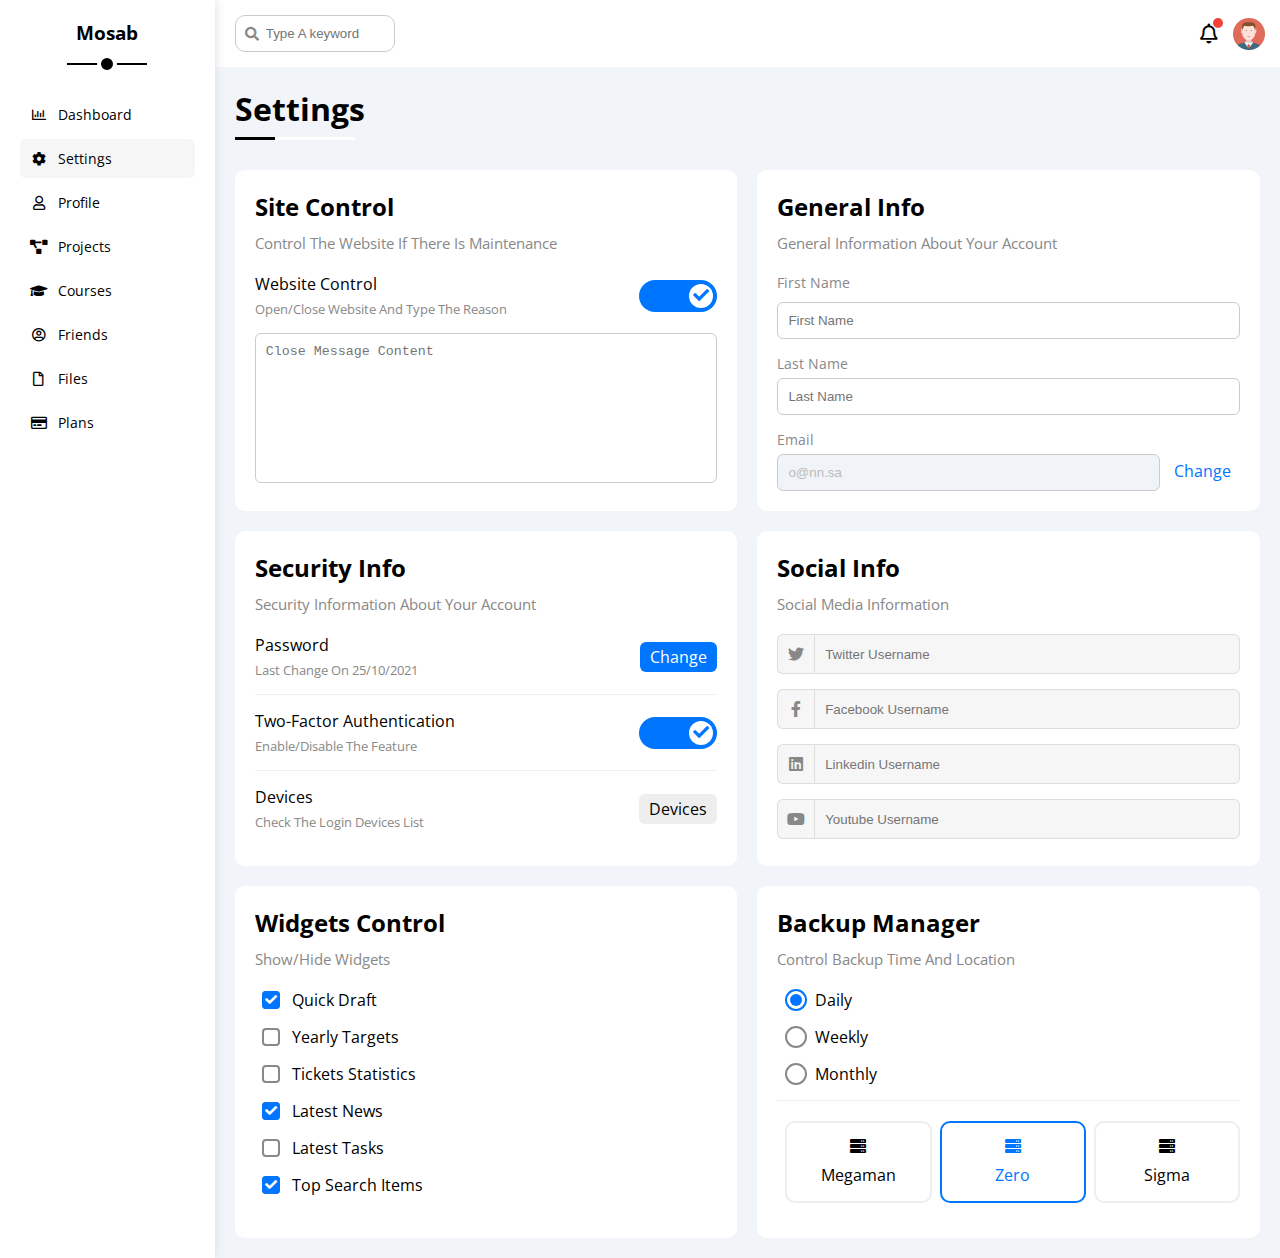
<file: settings.html>
<!DOCTYPE html>
<html lang="en">
<head>
    <meta charset="UTF-8">
    <meta name="viewport" content="width=device-width, initial-scale=1.0">
      <!-- awesome -->
      <link rel="stylesheet" href="css/all.min.css">
    <!-- my framework -->
    <link rel="stylesheet" href="css/framework.css">
    <!-- css file -->
    <link rel="stylesheet" href="css/master.css">
    <link rel="preconnect" href="https://fonts.googleapis.com">
<link rel="preconnect" href="https://fonts.gstatic.com" crossorigin>
<link href="https://fonts.googleapis.com/css2?family=Open+Sans:wght@300;500&display=swap" rel="stylesheet">
    <title>Settings</title>
</head>
<body>
<div class="page d-flex">
<!-- start sidebar -->
<div class="sidebar bg-white p-20 p-relative">
<h3 class="p-relative txt-c mt-0">Mosab</h3>
<ul>
<li>
<a class="d-flex align-center-flex fs-14 c-black rad-6 p-10" href="index.html">
<i class="fa-regular fa-chart-bar fa-fw"></i>
<span>Dashboard</span>
</a>
</li>
<li>
<a class="active d-flex align-center-flex fs-14 c-black rad-6 p-10" href="settings.html">
<i class="fa-solid fa-gear fa-fw"></i>
<span>Settings</span>
</a>
</li>
<li>
<a class="d-flex align-center-flex fs-14 c-black rad-6 p-10" href="profile.html">
<i class="fa-regular fa-user fa-fw"></i>
<span>Profile</span>
</a>
</li>
<li>
<a class="d-flex align-center-flex fs-14 c-black rad-6 p-10" href="projects.html">
<i class="fa-solid fa-diagram-project fa-fw"></i>
<span>Projects</span>
</a>
</li>
<li>
<a class="d-flex align-center-flex fs-14 c-black rad-6 p-10" href="courses.html">
<i class="fa-solid fa-graduation-cap fa-fw"></i>
<span>Courses</span>
</a>
</li>
<li>
<a class="d-flex align-center-flex fs-14 c-black rad-6 p-10" href="friends.html">
<i class="fa-regular fa-circle-user fa-fw"></i>
<span>Friends</span>
</a>
</li>
<li>
<a class="d-flex align-center-flex fs-14 c-black rad-6 p-10" href="files.html">
<i class="fa-regular fa-file fa-fw"></i>
<span>Files</span>
</a>
</li>
<li>
<a class="d-flex align-center-flex fs-14 c-black rad-6 p-10" href="plans.html">
<i class="fa-regular fa-credit-card fa-fw"></i>
<span>Plans</span>
</a>
</li>
</ul>
</div>
<!-- end sidebar -->
<div class="content w-full">
<!-- start head -->
<div class="head between-flex bg-white p-15">
<div class="search p-relative">
<input class="p-10 rad-10" type="search" placeholder="Type A keyword">
</div>
<div class="icons d-flex align-center-flex">
<span class="notification p-relative">
<i class="fa-regular fa-bell fa-lg"></i>
</span>
<img src="image/avatar.png" alt="">
</div>
</div>
<!-- end head -->
<h1 class="p-relative">Settings</h1>
<div class="Settings-page m-20 d-grid gap-20">
    <!-- start Settings box -->
    <div class="p-20 bg-white rad-10">
<h2 class="mt-0 mb-10">Site Control</h2>
<p class="mt-0 mb-20 c-grey fs-15">Control The Website If There Is Maintenance</p>
<div class="mb-15 between-flex">
<div>
<span>Website Control</span>
<p class="c-grey mt-5 mb-0 fs-13">Open/Close Website And Type The Reason</p>
</div>
<div>
    <!-- start check box -->
    <label>
        <input class="toggle-checkbox" type="checkbox" checked>
        <div class="toggle-switch"></div>
    </label>
     <!-- end check box -->
</div>
</div>
<textarea class="close-message p-10 rad-6 d-block w-full" placeholder="Close Message Content"></textarea>
    </div>
    <!-- end Settings box -->
    <!-- start settings box 2 -->
<div class="p-20 bg-white rad-10">
<h2 class="mt-0 mb-10">General Info</h2>
<p class="mt-0 mb-20 c-grey fs-15">General Information About Your Account</p>
<div class="mb-15">
<label class="fs-14 c-grey d-block mb-10" for="first">First Name</label>
<input
class="b-none border-ccc p-10 rad-6 d-block w-full"
type="text"
id="first"
placeholder="First Name"
/>
</div>
<div class="mb-15">
<label class="fs-14 c-grey d-block mb-5" for="last">Last Name</label>
<input
class="b-none border-ccc p-10 rad-6 d-block w-full"
id="last"
type="text"
placeholder="Last Name"
/>
</div>
<div>
<label class="fs-14 c-grey d-block mb-5" for="email">Email</label>
<input
class="email b-none border-ccc p-10 rad-6 w-full mr-10"
id="email"
type="email"
value="o@nn.sa"
disabled
/>
<a class="c-blue" href="#">Change</a>
</div>
</div>
    <!-- end settings box 2 -->
       <!-- start settings box 3 -->
<div class="p-20 bg-white rad-10">
<h2 class="mt-0 mb-10">Security Info</h2>
<p class="mt-0 mb-20 c-grey fs-15">Security Information About Your Account</p>
<div class="sec-box mb-15 between-flex">
<div>
<span>Password</span>
<p class="c-grey mt-5 mb-0 fs-13">Last Change On 25/10/2021</p>
</div>
<a class="button bg-blue c-white btn-shape" href="#">Change</a>
</div>
<div class="sec-box mb-15 between-flex">
<div>
<span>Two-Factor Authentication</span>
<p class="c-grey mt-5 mb-0 fs-13">Enable/Disable The Feature</p>
</div>
<label>
<input class="toggle-checkbox" type="checkbox" checked />
<div class="toggle-switch"></div>
</label>
</div>
<div class="sec-box between-flex">
<div>
<span>Devices</span>
<p class="c-grey mt-5 mb-0 fs-13">Check The Login Devices List</p>
</div>
<a class="bg-eee c-black btn-shape" href="#">Devices</a>
</div>
</div>
<!-- end settings box 3 -->
<!-- start settings box 4-->
<div class="social-boxes p-20 bg-white rad-10">
<h2 class="mt-0 mb-10">Social Info</h2>
<p class="mt-0 mb-20 c-grey fs-15">Social Media Information</p>
<div class="d-flex align-center-flex mb-15">
<i class="fa-brands fa-twitter center-flex c-grey"></i>
<input class="w-full" type="text" placeholder="Twitter Username" />
</div>
<div class="d-flex align-center-flex mb-15">
<i class="fa-brands fa-facebook-f center-flex c-grey"></i>
<input class="w-full" type="text" placeholder="Facebook Username" />
</div>
<div class="d-flex align-center-flex mb-15">
<i class="fa-brands fa-linkedin center-flex c-grey"></i>
<input class="w-full" type="text" placeholder="Linkedin Username" />
</div>
<div class="d-flex align-center-flex">
<i class="fa-brands fa-youtube center-flex c-grey"></i>
<input class="w-full" type="text" placeholder="Youtube Username" />
</div>
</div>     
<!-- end settings box 4 -->
<!-- start settings box 5 -->
<div class="widgets-control p-20 bg-white rad-10">
<h2 class="mt-0 mb-10">Widgets Control</h2>
<p class="mt-0 mb-20 c-grey fs-15">Show/Hide Widgets</p>
<div class="control d-flex align-center-flex mb-15">
<input type="checkbox" id="one" checked />
<label for="one">Quick Draft</label>
</div>
<div class="control d-flex align-center-flex mb-15">
<input type="checkbox" id="two" />
<label for="two">Yearly Targets</label>
</div>
<div class="control d-flex align-center-flex mb-15">
<input type="checkbox" id="three" />
<label for="three">Tickets Statistics</label>
</div>
<div class="control d-flex align-center-flex mb-15">
<input type="checkbox" id="four" checked />
<label for="four">Latest News</label>
</div>
<div class="control d-flex align-center-flex mb-15">
<input type="checkbox" id="five" />
<label for="five">Latest Tasks</label>
</div>
<div class="control d-flex align-center-flex mb-15">
<input type="checkbox" id="six" checked />
<label for="six">Top Search Items</label>
</div>
</div>
<!-- end settings box 5-->
<!-- start settings box 6-->
<div class="backup-control p-20 bg-white rad-10">
<h2 class="mt-0 mb-10">Backup Manager</h2>
<p class="mt-0 mb-20 c-grey fs-15">Control Backup Time And Location</p>
<div class="date d-flex align-center-flex mb-15">
<input type="radio" name="time" id="daily" checked />
<label for="daily">Daily</label>
</div>
<div class="date d-flex align-center-flex mb-15">
<input type="radio" name="time" id="weekly" />
<label for="weekly">Weekly</label>
</div>
<div class="date d-flex align-center-flex mb-15">
<input type="radio" name="time" id="monthly" />
<label for="monthly">Monthly</label>
</div>

<div class="servers d-flex align-center-flex txt-c">
<input type="radio" name="servers" id="server-one" />
<div class="server mb-15 rad-10 w-full">
<label class="d-block m-15" for="server-one">
    <i class="fa-solid fa-server d-block mb-10"></i>
    Megaman
</label>
</div>
<input type="radio" name="servers" id="server-two" checked />
<div class="server mb-15 rad-10 w-full">
<label class="d-block m-15" for="server-two">
    <i class="fa-solid fa-server d-block mb-10"></i>
    Zero
</label>
</div>
<input type="radio" name="servers" id="server-three" />
<div class="server mb-15 rad-10 w-full">
<label class="d-block m-15" for="server-three">
    <i class="fa-solid fa-server d-block mb-10"></i>
    Sigma
</label>
</div>
</div>
</div>
<!-- end settings box 6-->
</div>
</div>
</div>
</body>
</html>
</file>
<file: css/framework.css>
:root {
    --blue-color: #0075ff;
    --blue-alt-color: #0d69d5;
    --orange-color: #f59e0b;
    --green-color: #22c55e;
    --red-color: #f44336;
    --grey-color: #888;
  }
  /* Start Box */
  .d-flex {
    display: flex;
  }
  .f-wrap {
    flex-wrap: wrap;
  }
  .align-center-flex{
    align-items: center;
}
  .space-between {
    justify-content: space-between;
  }
  .d-grid {
    display: grid;
  }
  .gap-20 {
    gap: 20px;
  }
  .d-block {
    display: block;
  }
  @media (max-width: 767px) {
    .block-mobile {
      display: block;
    }
    .hide-mobile {
      display: none;
    }
  }
  /* End Box */
  /* Start Padding + Margin */
  .p-10 {
    padding: 10px;
  }
  .p-15 {
    padding: 15px;
  }
  .p-20 {
    padding: 20px;
  }
  .pt-10 {
    padding-top: 10px;
  }
  .pt-15 {
    padding-top: 15px;
  }
  .pt-20 {
    padding-top: 20px;
  }
  .pb-10 {
    padding-bottom: 10px;
  }
  .pb-15 {
    padding-bottom: 15px;
  }
  .pb-20 {
    padding-bottom: 20px;
  }
  .pl-15 {
    padding-left: 15px;
  }
  .m-0 {
    margin: 0;
  }
  .m-15 {
    margin: 15px;
  }
  .m-20 {
    margin: 20px;
  }
  .mt-0 {
    margin-top: 0;
  }
  .mt-5 {
    margin-top: 5px;
  }
  .mt-10 {
    margin-top: 10px;
  }
  .mt-15 {
    margin-top: 15px;
  }
  .mt-20 {
    margin-top: 20px;
  }
  .mt-25 {
    margin-top: 25px;
  }
  .mr-10 {
    margin-right: 10px;
  }
  .mr-15 {
    margin-right: 15px;
  }
  .mb-0 {
    margin-bottom: 0;
  }
  .mb-5 {
    margin-bottom: 5px;
  }
  .mb-10 {
    margin-bottom: 10px;
  }
  .mb-15 {
    margin-bottom: 15px;
  }
  .mb-20 {
    margin-bottom: 20px;
  }
  .mb-25 {
    margin-bottom: 25px;
  }
  /* End Padding + Margin */
  /* Start Color */
  .c-black {
    color: black;
  }
  .c-white {
    color: white;
  }
  .c-grey {
    color: var(--grey-color);
  }
  .c-red {
    color: var(--red-color);
  }
  .c-green {
    color: var(--green-color);
  }
  .c-blue {
    color: var(--blue-color);
  }
  .c-orange {
    color: var(--orange-color);
  }
  .bg-red {
    background-color: var(--red-color);
  }
  .bg-green {
    background-color: var(--green-color);
  }
  .bg-blue {
    background-color: var(--blue-color);
  }
  .bg-orange {
    background-color: var(--orange-color);
  }
  .bg-white {
    background-color: white;
  }
  .bg-eee {
    background-color: #eee;
  }
  /* End Color */
  /* Start Position */
  .p-relative {
    position: relative;
  }
  .p-absolute {
    position: absolute;
  }
  /* End Position */
  /* Start Font */
  .txt-c {
    text-align: center;
  }
  .fs-13 {
    font-size: 13px;
  }
  .fs-14 {
    font-size: 14px;
  }
  .fs-15 {
    font-size: 15px;
  }
  .fs-25 {
    font-size: 25px;
  }
  .fw-bold {
    font-weight: bold;
  }
  @media (max-width: 767px) {
    .txt-c-mobile {
      text-align: center;
    }
  }
  /* End Font */
  /* Start Border */
  .rad-6 {
    border-radius: 6px;
  }
  .rad-10 {
    border-radius: 10px;
  }
  .rad-half {
    border-radius: 50%;
  }
  .b-none {
    border: none;
  }
  .border-ccc {
    border: 1px solid #ccc;
  }
  .border-eee {
    border: 1px solid #eee;
  }
  
  /* End Border */
  /* Start Width + Height */
  .w-full {
    width: 100%;
  }
  .w-100 {
    width: 100px;
  }
  .w-fit {
    width: fit-content;
  }
  .h-full {
    height: 100%;
  }
  .h-100 {
    height: 100px;
  }
  /* End Width + Height */
  /* Start Components */
  .center-flex {
    display: flex;
    align-items: center;
    justify-content: center;
  }
  .between-flex {
    display: flex;
    align-items: center;
    justify-content: space-between;
  }
  .btn-shape {
    padding: 4px 10px;
    border-radius: 6px;
  }
  /* End Components */
</file>
<file: css/master.css>
/* Start Global Rules */
*{
    -webkit-box-sizing: border-box;
    -moz-box-sizing: border-box;
    box-sizing: border-box;
}
body{
    font-family: 'Open Sans', sans-serif;
    margin:0;
}
*:focus{
    outline: none;
}
a{
    text-decoration: none;
}
.page {
    background-color: #f1f5f9;
    min-height: 100vh;
  }
ul{
    list-style: none;
    padding: 0;
}

::-webkit-scrollbar{
    width: 15px;
}
::-webkit-scrollbar-track{
background-color: white;
}
::-webkit-scrollbar-thumb{
background-color: var(--blue-color);
}
::-webkit-scrollbar-thumb:hover{
    background-color: var(--blue-alt-color);
}
/* end Global Rules */
/* start sidebar */
.sidebar{
    width: 250px;
box-shadow: 0 0 10px #ddd;
}
.sidebar h3{
    margin-bottom: 50px;
}
.sidebar h3::before{
    content:"";
    position: absolute;
    width: 80px;
    height: 2px;
    background-color: black;
    transform: translateX(-50%);
    left: 50%;
    bottom: -20px;
}
.sidebar h3::after{
    content:"";
    position: absolute;
    transform: translateX(-50%);
    left: 50%;
    width: 12px;
    height: 12px;
    background-color: black;
    border-radius: 50%;
    border: 4px solid white;
    bottom: -29px;
}
.sidebar ul li a{
    margin-bottom: 5px;
    transition: 0.3s;
}
.sidebar ul li a:hover,
.sidebar ul li a.active{
    background-color: #f6f6f6;
}
.sidebar ul li a span{
font-size: 14px;
margin-left: 10px;
}
@media (max-width:767px){
    .sidebar{
        width: 58px;
        padding: 10px;
    }
    .sidebar h3{
    font-size: 13px;
    margin-bottom: 15px;
    }
    .sidebar h3::before,
    .sidebar h3::after{
        display: none;
    }
    .sidebar ul li a span{
        display: none;
    }
}
/* end sidebar */
/* start content */
.content{
overflow: hidden;
}
.head .search::before{
    font-family: var(--fa-style-family-classic);
    content: "\f002";
    font-weight: 900;
    position: absolute;
    top: 50%;
    transform: translateY(-50%);
    left: 15px;
    font-size: 14px;
    color: var(--grey-color);
}
.head .search input{
border: 1px solid #ccc;
padding-left: 30px;
margin-left:5px;
width: 160px;
transition:width 0.3s;
}
.head .search input:focus{
width: 200px;
}
.head .search input:focus::placeholder{
    opacity: 0;
}
.head .icons .notification::before{
    content: "";
    background-color: var(--red-color);
    width: 10px;
    height: 10px;
    position: absolute;
    border-radius: 50%;
    right: -5px;
    top: -5px;
}
.head .icons img{
    width: 32px;
    height: 32px;
    margin-left: 15px;
}
.page h1{
    margin: 20px 20px 40px;
}
.page h1::before,
.page h1::after{
    content: "";
    position: absolute;
    height: 3px;
    left: 0;
    bottom: -10px;
}
.page h1::before{
   background-color: white;
   width: 120px;
}
.page h1::after{
  background-color: black;
  width: 40px;
}
.wrapper{
    grid-template-columns: repeat(auto-fill, minmax(450px, 1fr));
    margin-left: 20px;
    margin-right: 20px;
}
@media (max-width:767px){
    .wrapper{
        grid-template-columns: minmax(200px, 1fr);
        margin-left: 10px;
        margin-right: 10px;
        gap: 10px;
    }
}
/* end content */
/* start welcome */
.welcome{
    overflow: hidden;
}
.welcome .intro img{
width: 200px;
margin-bottom: -10px;
}
.welcome .avatar{
    width: 64px;
    height: 64px;
    border: 2px solid white;
    padding: 2px;
    box-shadow: 0 0 5px #ddd;
    margin-left: 20px;
    margin-top: -32px;
    border-radius: 50%;
}
.welcome .body{
    border-top: 1px solid #eee;
    border-bottom: 1px solid #eee;
}
.welcome .body > div{
 flex: 1;
}
.welcome .visit{
    margin: 0 15px 15px auto;
    transition: 0.3s;
}
.welcome .visit:hover{
    background-color: var(--blue-alt-color);
}
@media (max-width:767px){
    .welcome .intro{
        padding-bottom: 30px;
    }
    .welcome .avatar{
        margin-left: 0;
    }
    .welcome .body > div:not(:last-child){
        margin-bottom: 20px;
    }
}
/* end welcome */
/* start Quick Draft */
.quick-draft textarea{
resize: none;
min-height: 180px;
}
.quick-draft .save{
    margin-left: auto;
    cursor: pointer;
    transition: 0.3s;
}
.quick-draft .save:hover{
    background-color: var(--blue-alt-color);
}
/* end Quick Draft */
/* start target */
.targets .target-row .icon{
width: 80px;
height: 80px;
margin-right: 15px;
}
.targets .details{
flex: 1;
}
.targets .details .progress{
height: 4px;
}
.targets .details .progress > span{
    position: absolute;
    left: 0;
    top: 0;
    height: 100%;
}
.targets .details .progress > span span{
    position: absolute;
    bottom: 16px;
    right: -16px;
    color: white;
    padding: 2px 5px;
    border-radius: 6px;
    font-size: 13px;
}
.targets .details .progress > span span::after{
    content: "";
    position: absolute;
    border-color: transparent;
    border-width: 5px;
    border-style: solid;
    bottom: -10px;
    left: 50%;
    transform: translateX(-50%);
}
.targets .details .progress > .blue span::after{
    border-top-color:var(--blue-color) ;
}
.targets .details .progress > .orange span::after{
    border-top-color:var(--orange-color) ;
}
.targets .details .progress > .green span::after{
    border-top-color:var(--green-color) ;
}
.blue .icon,
.blue .progress{
    background-color: rgb(0 117 255 / 20%);
}
.orange .icon,
.orange .progress{
    background-color: rgb(245 158 11 / 20%);
}
.green .icon,
.green .progress{
    background-color: rgb(34 197 94 / 20%);
}
/* end target */
/* start Tickets Statistics*/
.tickets{
    background-color: white;
    border-radius: 10px;
    padding: 20px;
}
.tickets .big{
display: flex;
text-align: center;
flex-wrap: wrap;
gap: 20px;

}
.tickets .big .box{
    border: solid 1px #ccc;
width: calc(50% - 10px);
    padding: 20px;
border-radius:10px ;
font-size: 13px;
}
@media (max-width:767px){
    .tickets .big .box{
        width: 100%;
    }
}
/* end Tickets Statistics */
/* start Latest News */
.news{
    background-color: white;
    border-radius: 10px;
    padding: 20px;
}
.news h2 {
    margin: 0 0 20px;
}
.news .box{
    display: flex;
    justify-content: center;
    align-items: center;
}
@media (max-width:767px){
    .news{
        text-align: center;
    }
    .news .box{
       flex-direction: column;
    }
    .news .box span{
        margin-top: 8px;
    }
}
.news .box:not(:last-child){
    border-bottom: 1px solid #eee;
    margin: 0 0 20px;
    padding: 0 0 20px;
}
.news .box .info h3{
margin: 0 0 6px;
font-size: 16px;
}
.news .box .info p{
    margin: 0;
    color: var(--grey-color);
    font-size: 14px;
}
.news .box img{
    width: 100px;
    margin-right: 15px;
    border-radius: 6px;
}
.news .box .info{
    flex: 1;
}
.news .box span{
    padding: 3px 10px;
    background-color: #eee;
    font-size: 13px;
    border-radius: 6px;
}
/* end Latest News */
/* start Tasks */
.Tasks .box{
display: flex;
justify-content: space-between;
align-items: center;
}
.Tasks .box:not(:last-child){
    border-bottom: 1px solid #eee;
    margin: 0 0 15px;
padding: 0 0 15px;
}
.Tasks .box:nth-child(4){
    opacity: 0.3;
}
.Tasks .box:nth-child(4) .info{
    text-decoration: line-through;
}
.Tasks .box .info{
    flex: 1;
}
.Tasks .box .delete{
    cursor: pointer;
    transition: 0.3s;
}
.Tasks .box i:hover{
    color: var(--red-color);
   
}
/* end Tasks */
/* start Search */
.Search .lang{
display: flex;
justify-content:space-between;
padding: 15px 0;
}
.Search .lang span:last-child{
background-color: #eee;
font-size: 13px;
padding: 4px 10px;
border-radius: 6px;
}
/* end Search */
/* start Uploads */
.latest-uploads ul li:not(:last-child){
    border-bottom: 1px solid #eee;
}
.latest-uploads ul li img{
    width: 40px;
    height: 40px;
}
/* end Uploads */
/* start last-project */
.last-project ul::before {
    content: "";
    position: absolute;
    left: 11px;
    width: 2px;
    height: 100%;
    background-color: var(--blue-color);
  }
  .last-project ul li::before {
    content: "";
    width: 20px;
    height: 20px;
    display: block;
    border-radius: 50%;
    background-color: white;
    border: 2px solid white;
    outline: 2px solid var(--blue-color);
    margin-right: 15px;
    z-index: 1;
  }
  .last-project ul li.done::before {
    background-color: var(--blue-color);
  }
  .last-project ul li.current::before {
    animation: change-color 0.8s infinite alternate;
  }
  .last-project .launch-icon {
    position: absolute;
    width: 160px;
    right: 0;
    bottom: 0;
    opacity: 0.1;
  }
/* end last-project */
/* start Reminders */
.reminders ul li .key{
    width: 15px;
    height: 15px;
}
.reminders ul li > .blue{
    border-left: 2px solid var(--blue-color);
}
.reminders ul li > .green{
    border-left: 2px solid var(--green-color);
}
.reminders ul li > .orange{
    border-left: 2px solid var(--orange-color);
}
.reminders ul li > .red{
    border-left: 2px solid var(--red-color);
}
/* end Reminders */
/* start Latest Post */
.latest-post .avatar{
    width: 48px;
    height: 48px;
}
.latest-post .post-content{
    line-height: 1.8;
    text-transform: capitalize;
    border-top: 1px solid #eee;
    border-bottom: 1px solid #eee;
    min-height: 140px;
}
/* end Latest Post */
/* start Social Media */
.social-media .box{
    padding-left: 70px;
}
.social-media .box i{
    position: absolute;
    left: 0;
    top: 0;
    width: 52px;
    transition: 0.3s;
}
.social-media .box i:hover{
    transform: rotate(5deg);
}
.social-media .twitter{
background-color:rgb(29 161 242 / 20%);
color:#1da1f2;
}
.social-media .twitter i,
.social-media .twitter a{
   background-color: #1da1f2;
}
.social-media .facebook {
    background-color: rgb(24 119 242 / 20%);
    color: #1da1f2;
  }
  .social-media .facebook i,
  .social-media .facebook a {
    background-color: #1877f2;
  }
  .social-media .youtube {
    background-color: rgb(255 0 0 / 20%);
    color: #ff0000;
  }
  .social-media .youtube i,
  .social-media .youtube a {
    background-color: #ff0000;
  }
  .social-media .linkedin {
    background-color: rgb(0 119 181 / 20%);
    color: #0077b5;
  }
  .social-media .linkedin i,
  .social-media .linkedin a {
    background-color: #0077b5;
  }
/* end Social Media */
/* start Projects Table */
.projects .responsive-table{
    overflow-x: auto;
}
.projects table{
    min-width: 1000px;
    border-spacing: 0;
}
.projects thead td{
    background-color: #eee;
    font-weight: bold;
}
.projects table tbody tr td:last-child{
    border-right: 1px solid #eee;
}
.projects tbody tr:hover td{
    background-color: #faf7f7;
}
.projects table td{
    padding: 15px;
}
.projects tbody td{
    border-bottom:1px solid #eee;
    border-left:1px solid #eee;
transition: 0.3s;
}
.projects table img{
    width: 32px;
    height: 32px;
    border-radius: 50%;
    padding: 2px;
    background-color: white;
}
.projects table img:not(:first-child){
    margin-left: -18px;
}
.projects table .label{
    font-size: 13px;
}
/* end Projects Table */
/* start Settings */
.Settings-page{
grid-template-columns: repeat(auto-fill, minmax(500px, 1fr));
}
@media (max-width:767px){
    .Settings-page{
        grid-template-columns: minmax(100px, 1fr);
        margin-left: 10px;
        margin-right: 10px;
        gap: 10px;
    }
}
.Settings-page .close-message{
border: 1px solid #ccc;
resize: none;
min-height: 150px;
}

.Settings-page .email{
display: inline-flex;
width: calc(100% - 80px);
}
.Settings-page .sec-box{
padding-bottom: 15px;
}
.Settings-page .sec-box:not(:last-of-type){
    border-bottom: 1px solid #eee;
}
.Settings-page .sec-box .button{
    transition: 0.3s;
}
.Settings-page .sec-box .button:hover{
background-color: var(--blue-alt-color); 
}
.Settings-page .social-boxes i{
width: 40px;
height: 40px;
background-color: #f6f6f6;
border: 1px solid #ddd;
border-right: none;
border-radius: 6px 0 0 6px;
transition: 0.3s;
}
.Settings-page .social-boxes input{
    height: 40px;
    background-color: #f6f6f6;
    border: 1px solid #ddd;
    padding-left: 10px;
    border-radius: 0 6px 6px 0;
}
.Settings-page .social-boxes > div:focus-within i{
    color: black;
}
.widgets-control .control input[type="checkbox"]{
    -webkit-appearance:none ;
    appearance: none;
}
.widgets-control .control label{
    position: relative;
padding-left: 30px;
cursor: pointer;
}
.widgets-control .control label::before{
    content: "";
    position: absolute;
    left: 0;
    top: 50%;
    width: 14px;
    height: 14px;
    border: 2px solid var(--grey-color);
    /* height =18 ..... 14px + 2px +2px */
    margin-top: -9px;
    border-radius: 4px;
}
.widgets-control .control label:hover::before{
    border-color: var(--blue-alt-color);
}
.widgets-control .control label::after{
    font-family: var(--fa-style-family-classic);
    content: "\f00c";
    font-weight: 900;
    border-radius: 4px;
    position: absolute;
    left: 0;
    top: 50%;
    margin-top: -9px;
    background-color: var(--blue-color);
    color: white;
    font-size: 12px;
    width: 18px;
    height: 18px;
    display: flex;
    justify-content: center;
    align-items: center;
    transform: scale(0) rotate(360deg);
    transition: 0.3s;
}
.widgets-control .control input[type="checkbox"]:checked + label::after{
    transform: scale(1);
}

.backup-control input[type="radio"]{
    -webkit-appearance: none;
    appearance: none;
}
.backup-control .date label{
    padding-left: 30px;
    cursor: pointer;
    position: relative;
}
.backup-control .date label::before{
content: "";
position: absolute;
top: 50%;
left: 0;
width: 18px;
height: 18px;
margin-top: -11px;
border: 2px solid var(--grey-color);
border-radius: 50%;
}
.backup-control .date label::after{
    content: "";
    position: absolute;
    left: 5px;
    top: 5px;
    width: 12px;
    height: 12px;
    background-color: var(--blue-color);
    border-radius: 50%;
    transition: 0.3s;
    transform: scale(0);
    }
    .backup-control .date input[type="radio"]:checked + label::before{
border-color: var(--blue-color);
    }
    .backup-control .date input[type="radio"]:checked + label::after{
        transform: scale(1);
    }

    .backup-control .servers{
border-top: 1px solid #eee;
padding-top: 20px;
    }
    @media (max-width:767px){
    .backup-control .servers {
        flex-wrap: wrap;
    }
   }
   .backup-control .servers .server{
    border: 2px solid #eee;
    position: relative;
   }
    .backup-control .servers .server label{
        cursor: pointer;
    }
    .backup-control .servers input[type="radio"]:checked + .server{
border-color: var(--blue-color);
color: var(--blue-color);
    }
/* start check box */
.toggle-checkbox{
    -webkit-appearance: none;
    appearance: none;
    display: none;
}
.toggle-switch{
    position: relative;
    background-color: #ccc;
    width: 78px;
    height: 32px;
    border-radius: 16px;
    cursor: pointer;
    transition: 0.3s;
}
.toggle-switch::before{
    font-family: var(--fa-style-family-classic);
    content: "\f00d";
    font-weight:900;
    position: absolute;
    background-color: white;
    width: 24px;
    height: 24px;
    border-radius: 50%;
     top: 4px;
     left: 4px;
    display: flex;
    justify-content: center;
    align-items: center;
    color: #aaa;
    transition: 0.3s;
}
.toggle-checkbox:checked + .toggle-switch{
background-color: var(--blue-color);
}
.toggle-checkbox:checked + .toggle-switch::before {
    content: "\f00c";
   left: 50px;
   color: var(--blue-color);
}
/* end check box */
.Settings-page :disabled{
    cursor: no-drop;
    background-color: #f0f4f8;
    color: #bbb;
}
/* end Settings */
/* start profile-page */
@media (max-width:767px){
    .profile-page .overview{
       flex-direction: column;
    }
}
.profile-page .avatar-box{
width: 300px;
}
@media (min-width:768px){
    .profile-page .avatar-box{
        border-right: 1px solid #eee;
    }
}
.profile-page .avatar-box > img{
width: 120px;
height: 120px;
}
.profile-page .avatar-box .level{
height: 6px;
overflow: hidden;
margin: auto;
width: 70%;
}
.profile-page .avatar-box .level span{
position: absolute;
left: 0;
top: 0;
height: 100%;
background-color: var(--blue-color);
border-radius: 6px;
}

.profile-page .info-box .box{
flex-wrap: wrap;
border-bottom: 1px solid #eee;
transition: 0.3s;
}
.profile-page .info-box .box:hover{
    background-color: #f9f9f9;
}
.profile-page .info-box .box > div{
    min-width: 250px;
    padding: 10px 0 0;
}
.profile-page .info-box h4{
    font-weight: normal;
}

/* Start Training Code */
.profile-page .info-box .toggle-switch {
    height: 20px;
  }
  @media (max-width: 767px) {
    .profile-page .info-box .toggle-switch {
      margin: auto;
    }
  }
  .profile-page .info-box .toggle-switch::before {
    width: 12px;
    height: 12px;
    font-size: 8px;
  }
  .profile-page .info-box .toggle-checkbox:checked + .toggle-switch::before {
    left: 62px;
  }
  /* End Training Code */
  @media (max-width:767px){
    .profile-page .other-data{
flex-direction: column;
    }
  }
  .profile-page .skills-card{
flex-grow: 1;
  }
  .profile-page .skills-card ul li{
padding: 15px 0;
  }
  .profile-page .skills-card ul li:not(:last-child){
    border-bottom: 1px solid #eee;
  }
  .profile-page .skills-card ul li span:not(:last-child){
    margin-right: 5px;
  }
  .profile-page .skills-card ul li span{
    display: inline-flex;
    padding: 4px 10px;
    background-color: #eee;
    border-radius: 6px;
    font-size: 14px;
  }
  .profile-page .activities{
flex-grow: 2;
  }
  .profile-page .activities .activity:not(:last-of-type){
    border-bottom: 1px solid #eee;
    padding-bottom: 20px;
    margin-bottom: 20px;
  }
  .profile-page .activities .activity img{
    width: 64px;
    height: 64px;
    margin-right: 10px;
  }
  @media (min-width:768px){
    .profile-page .activities .activity .date{
        margin-left: auto;
        text-align: right;
    }
  }
  @media (max-width:767px){
    .profile-page .activities .activity {
       flex-direction: column;
    }
    .profile-page .activities .activity img{
margin-right: 0;
margin-bottom: 15px;
    }
    .profile-page .activities .activity .date{
margin-top: 15px;
    }
  }
/* end profile-page */
/* start project page */
.projects-page{
    grid-template-columns: repeat(auto-fill, minmax(500px, 1fr));
}
@media (max-width:767px){
    .projects-page {
        grid-template-columns: minmax(200px, 1fr);   
        margin-left: 10px;
        margin-right: 10px;
        gap: 10px;
     }}
     .projects-page .project .date{
position: absolute;
right: 10px;
top: 10px;
     }
     .projects-page .project h4{
        font-weight: normal;
     }
     .projects-page .project .team{
position: relative;
min-height: 80px;
     }
     .projects-page .project .team a{
        position: absolute;
        left: 0;
        bottom: 0;
     }
     .projects-page .project .team a:nth-child(2){
left: 25px;
     }
     .projects-page .project .team a:nth-child(3){
        left: 50px;
     }
     .projects-page .project .team a:nth-child(4){
        left: 75px;
     }
     .projects-page .project .team a:nth-child(5){
        left: 100px;
     }
     .projects-page .project .team a:hover{
        z-index: 1000;
     }
     .projects-page .project .team a img{
        width: 40px;
        height: 40px;
        border-radius: 50%;
        border: 2px solid white;
     }
     .projects-page .project .do{
justify-content: flex-end;
border-top: 1px solid #eee;
padding-top: 15px;
margin-top: 15px;
     }
     @media (max-width:767px){
        .projects-page .project .do{
            flex-direction: column;
        }
     }
     .projects-page .project .do span{
        padding: 3px 8px;
        margin-left: 5px;
        width: fit-content;
     }
     @media (max-width:767px){
        .projects-page .project .do span:not(:last-child){
margin-bottom: 15px;
        }
     }
     .projects-page .project .info{
        border-top: 1px solid #eee;
        padding-top: 15px;
margin-top: 15px;
     }
     @media (max-width:767px){
        .projects-page .project .info{
flex-direction: column;
        }
     }
     .projects-page .project .prog{
        position: relative;
        height: 8px;
        width: 260px;
        border-radius: 6px;
     }
     @media (max-width:767px){
        .projects-page .project .prog{
margin-bottom: 15px;
        }
     }
     .projects-page .project .prog span{
        position: absolute;
        top: 0;
        left: 0;
        height: 100%;
        border-radius: 6px;
     }
/* end project page */
/* start course */
.courses-page{
    grid-template-columns: repeat(auto-fill, minmax(300px, 1fr));
}
@media (max-width:767px){
    .courses-page {
        grid-template-columns: minmax(200px, 1fr);   
        margin-left: 10px;
        margin-right: 10px;
        gap: 10px;
     }}
     .courses-page .course{
        overflow: hidden;
     }
     .courses-page .course .cover{
       max-width: 100%;
     }
     .courses-page .course .instructor{
        position: absolute;
       width:64px ;
       height: 64px;
       border-radius: 50%;
       top: 20px;
       left: 20px;
       border: 2px solid white;
     }
     .courses-page .course .description{
        line-height: 1.6;
     }
     .courses-page .course .info{
border-top: 1px solid #eee;
font-size: 13px;
     }
     .courses-page .course .info .title{
     position: absolute;
     left: 50%;
     transform: translatex(-50%);
     height: 27px;
     top: -13px;
    }
/* end course */
/* start friends-page */
.friends-page{
    grid-template-columns: repeat(auto-fill, minmax(300px, 1fr));
}
@media (max-width:767px){
    .friends-page {
        grid-template-columns: minmax(200px, 1fr);   
        margin-left: 10px;
        margin-right: 10px;
        gap: 10px;
     }}
.friends-page .contact{
position: absolute;
left: 10px;
top: 10px;
}
.friends-page .contact i{
background-color: #eee;
padding: 10px;
border-radius: 50%;
color: #666;
font-size: 13px;
cursor: pointer;
transition: 0.3s;
}
.friends-page .contact i:hover{
background-color: var(--blue-color);
color: white;
}
.friends-page .friend .icons{
border-top: 1px solid #eee;
border-bottom:1px solid #eee ;
margin-top: 15px;
margin-bottom: 15px;
padding-top: 15px;
padding-bottom: 15px;
}
.friends-page .friend .icons i{
   margin-right: 5px; 
}
.friends-page .friend .icons .vip{
    position: absolute;
    right: 0;
    top: 50%;
    transform: translateY(-50%);
    font-size: 40px;
    opacity: 0.2;
}
/* end friends-page */
/* start files-page */
.files-page{
    flex-direction: row-reverse;
    align-items: flex-start;
}
@media (max-width:767px){
    .files-page{
        flex-direction: column;
        align-items: normal;
    }   
}
.files-page .files-stats{
min-width: 260px;
}
.files-page .files-stats .icon{
    width: 40px;
    height: 40px;
    margin-right: 10px;
}
.files-page .files-stats .size{
   margin-left: auto; 
}
.files-page .files-stats .blue{
    background-color: rgb(0 117 255 / 20%);
}
.files-page .files-stats .green{
    background-color: rgb(34 197 94 / 20%);
}
.files-page .files-stats .red{
    background-color: rgb(244 67 54 / 20%);
}
.files-page .files-stats .orange{
    background-color: rgb(245 158 11 / 20%);
}
.files-page .files-stats .upload{
margin: 15px auto 0;
padding: 10px 15px;
transition: 0.3s;
}
.files-page .files-stats .upload:hover{
background-color: var(--blue-alt-color);
}
.files-page .files-stats .upload:hover i{
animation: go-up 0.8s infinite;
}

.files-page .files-content{
flex: 1;
grid-template-columns: repeat(auto-fill, minmax(200px, 1fr));
}
.files-page .files-content img{
    width: 64px;
    height: 64px;
transition: 0.3s;
}
.files-page .files-content .file:hover img{
    transform: rotate(5deg);
}
.files-page .files-content .info{
    border-top: 1px solid #eee;
}
/* end files-page */
/* start plans-page */
.plans-page{
    grid-template-columns: repeat(auto-fill, minmax(450px, 1fr));
}
@media (max-width:767px){
    .plans-page {
        grid-template-columns: minmax(250px, 1fr);   
        margin-left: 10px;
        margin-right: 10px;
        gap: 10px;
     }}
     .plans-page .plan .top{
border: 3px solid white;
outline: 3px solid transparent;
     }
     .plans-page .plan.green .top{
        outline-color: var(--green-color);
     }
     .plans-page .plan.blue .top{
        outline-color: var(--blue-color);
     }
     .plans-page .plan.orange .top{
        outline-color: var(--orange-color);
     }
     .plans-page .plan .price{
position: relative;
font-size: 40px;
width: fit-content;
margin: auto;
     }
     .plans-page .plan .price span{
        position: absolute;
        left: -20px;
        top: 0;
        font-size: 25px;
     }
     .plans-page .plan ul li{
        padding: 15px 0;
        display: flex;
        align-items: center;
        font-size: 15px;
        border-bottom: 1px solid #eee;

     }
     .plans-page .plan ul li .yes{
        color: var(--green-color);
     }
     .plans-page .plan ul li i:not(.yes, .help){
        color: var(--red-color);
     }
     .plans-page .plan ul li i:first-child{
        font-size: 18px;
        margin-right: 5px;
     }
     .plans-page .plan ul li .help{
        color: var(--grey-color);
        margin-left: auto;
        cursor: pointer;
     }
/* end plans-page */
/* start animation */
@keyframes change-color {
from {
    background-color: var(--blue-color);
}
to {
    background-color: white;
}
}

@keyframes go-up{
    0%,
    100%{
transform: translateY(0);
    }
    50%{
        transform: translateY(-5px);
    }
}
/* end animation */
</file>
